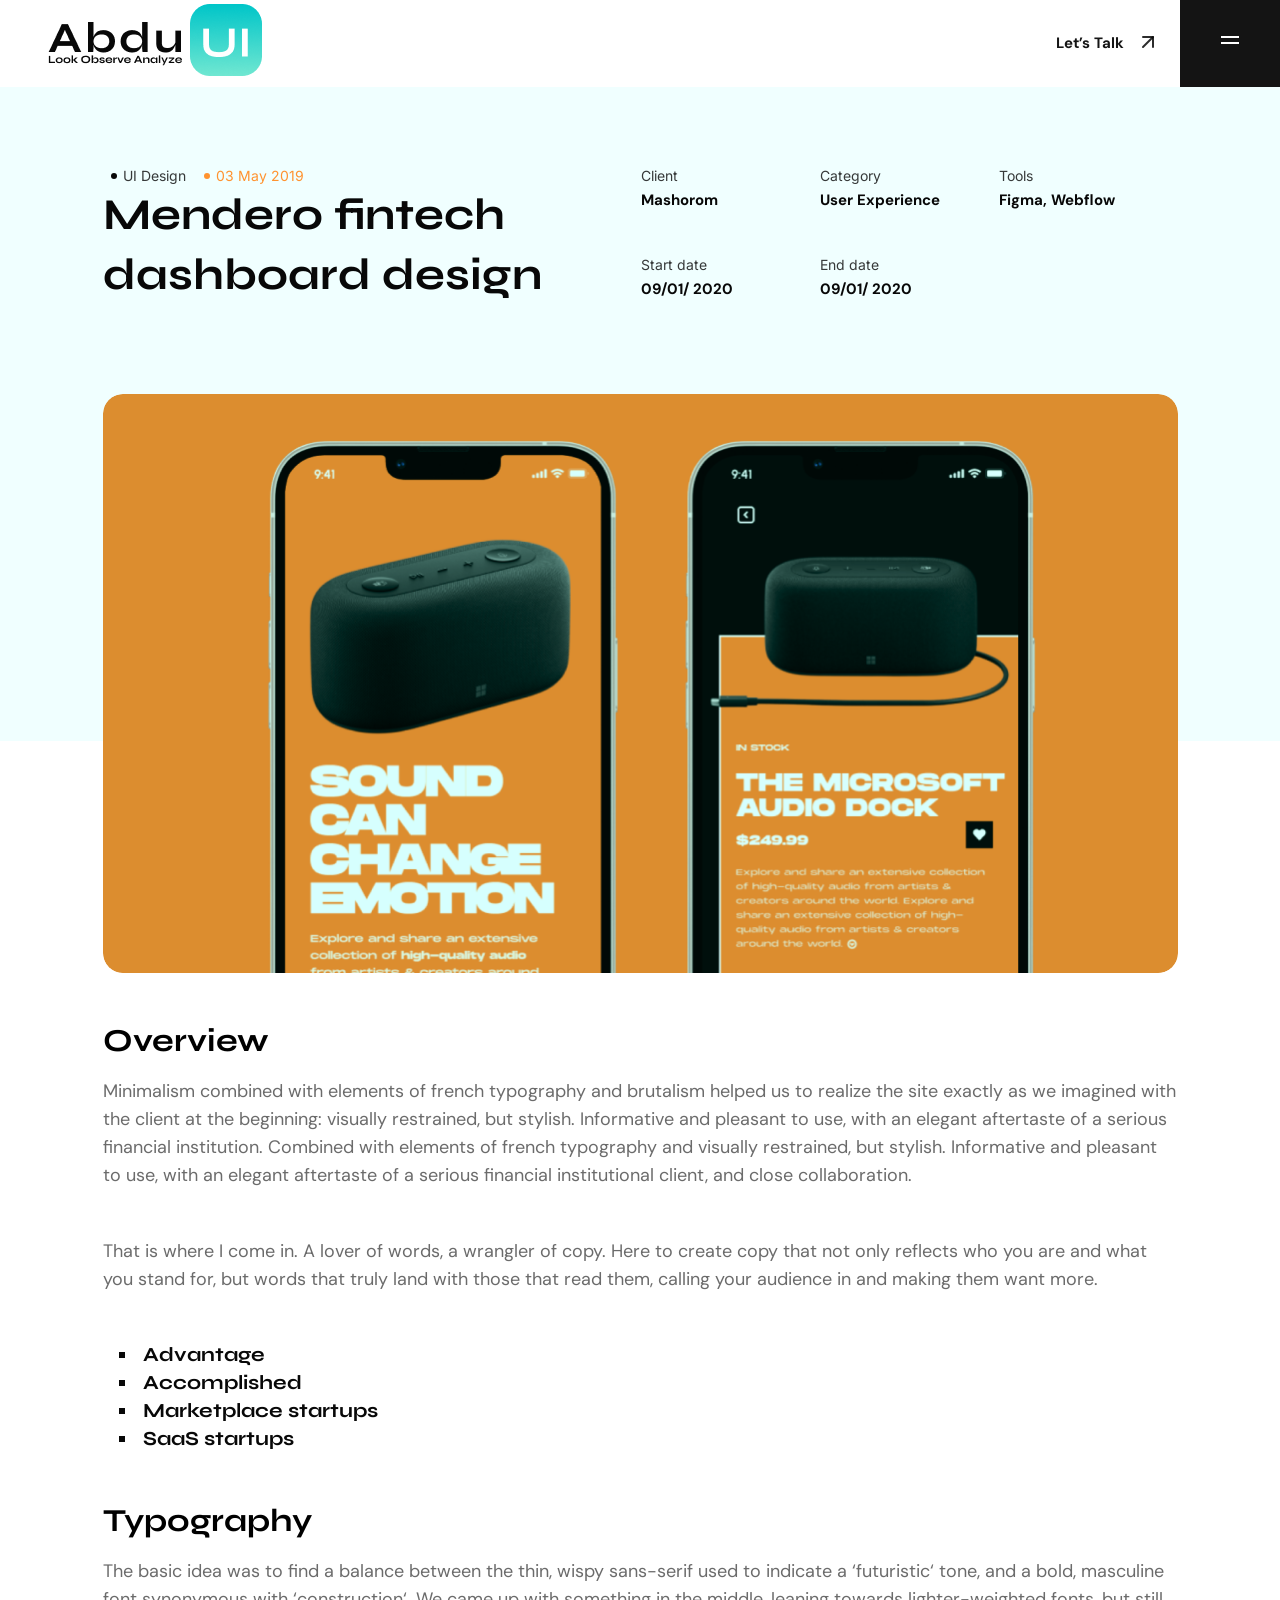
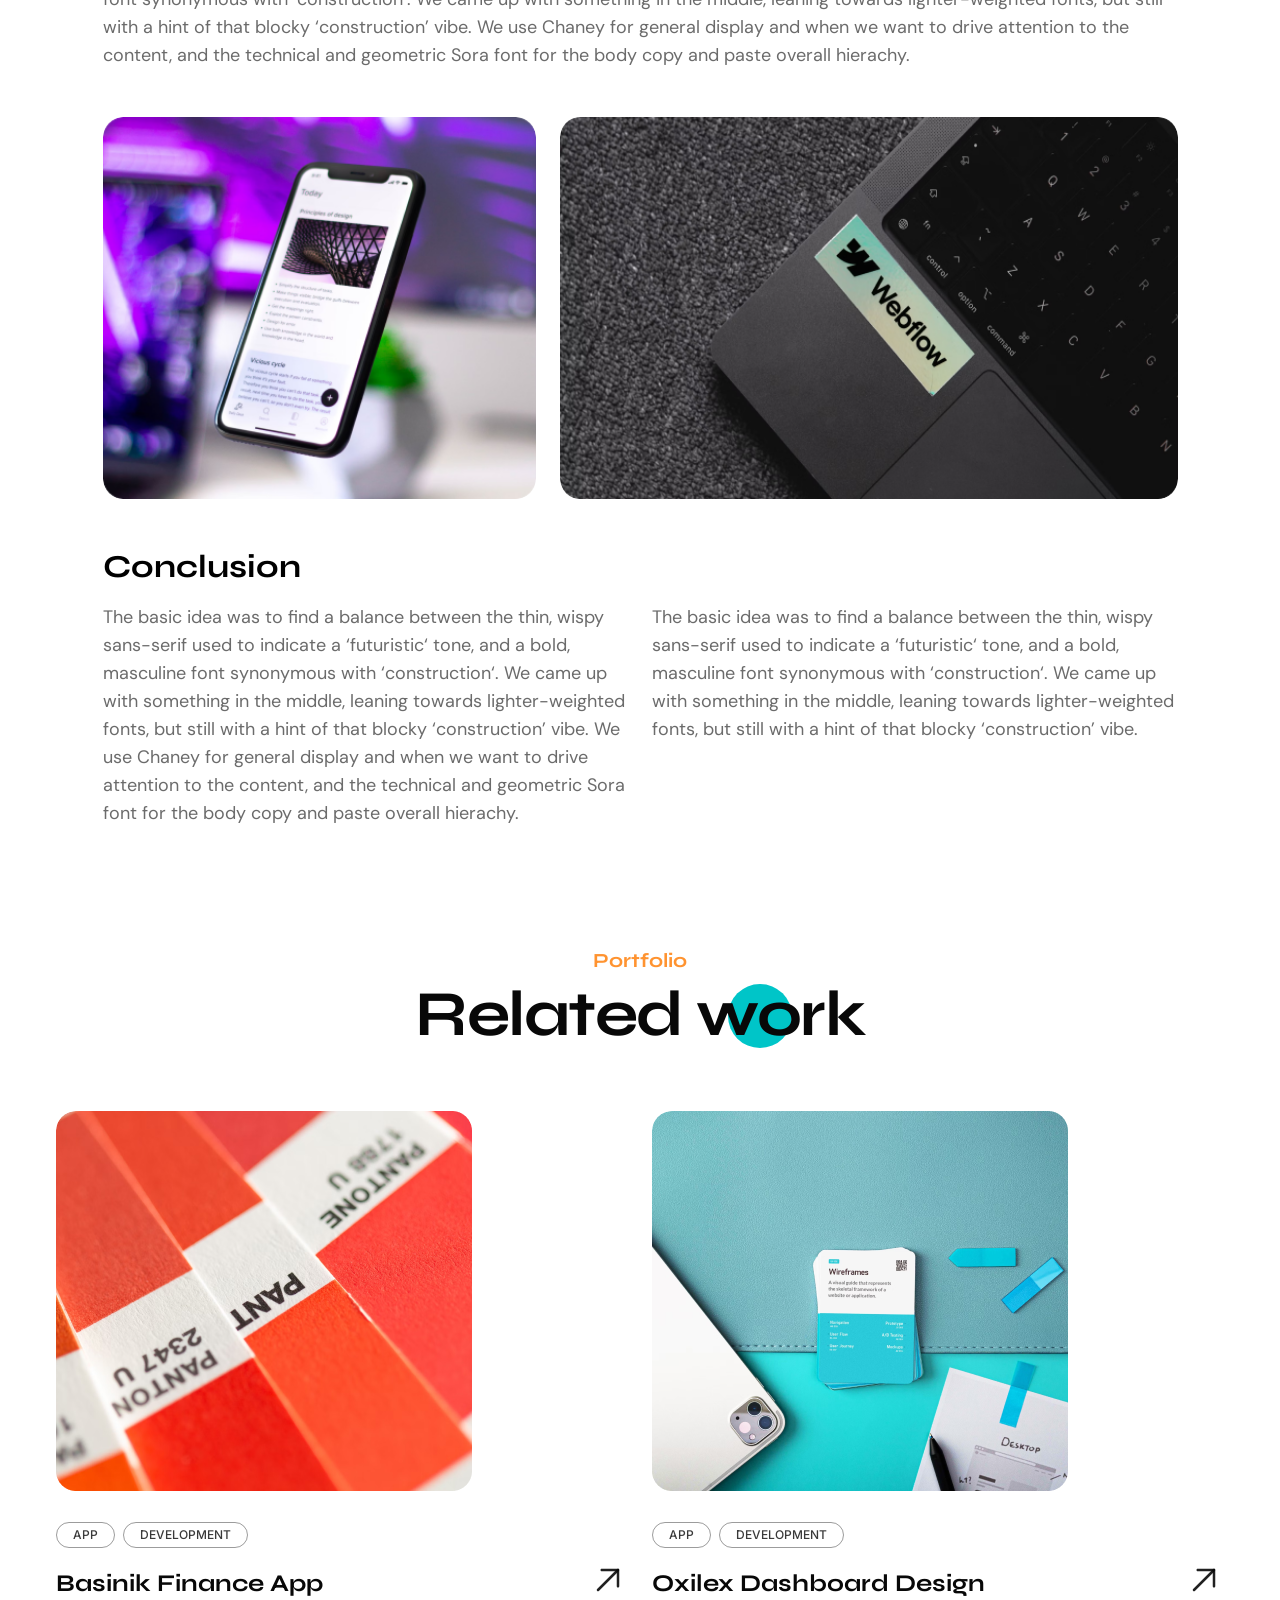
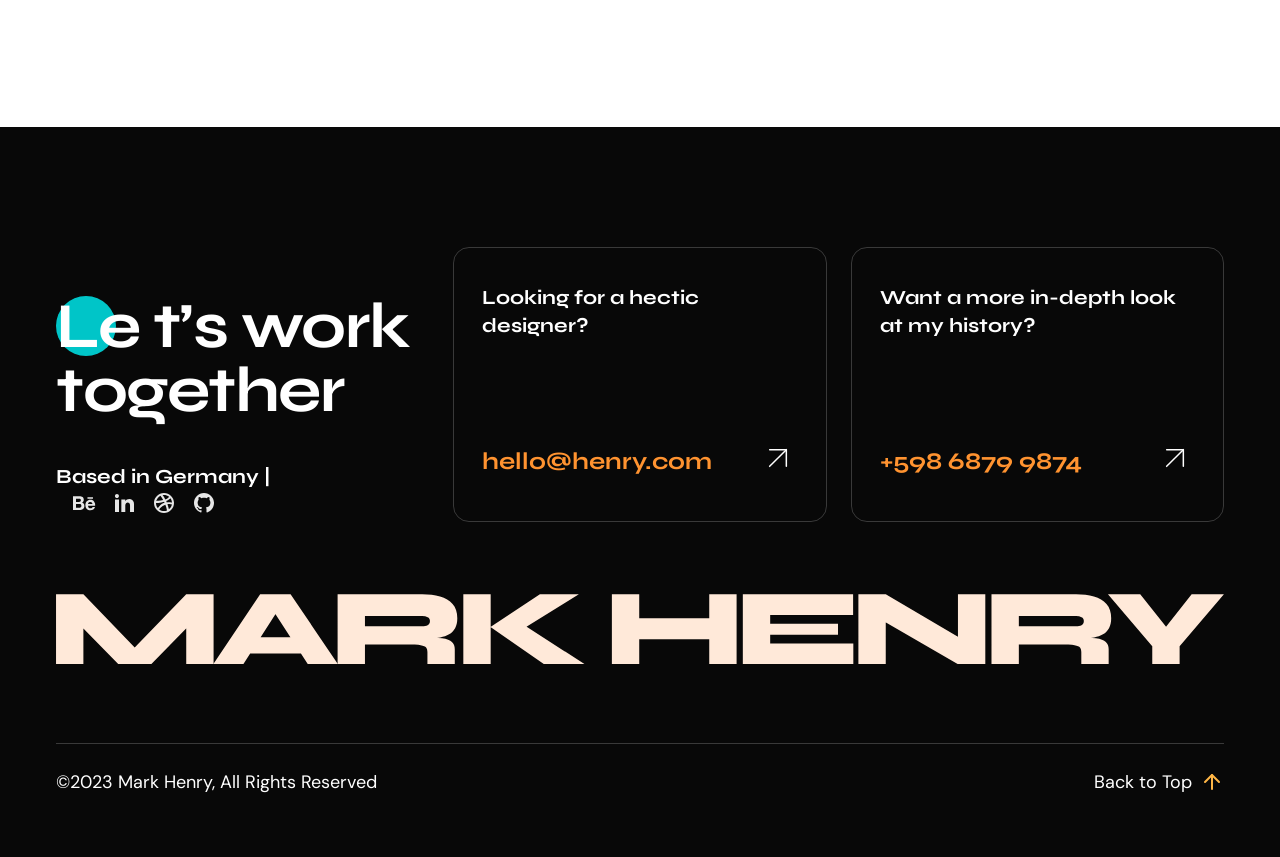
<file: project-details.html>
<!DOCTYPE html><html class="no-js" lang="en"><head>
    <meta charset="utf-8">
    <meta http-equiv="x-ua-compatible" content="ie=edge">
    <title>Perez - Tailwind CSS Personal Portfolio Template</title>
    <meta name="AdsBot-Google" content="noindex follow">
    <meta name="description" content="Perez - Tailwind CSS Personal Portfolio Template">
    <meta name="viewport" content="width=device-width, initial-scale=1, shrink-to-fit=no">

    <!-- Favicon -->
    <link rel="shortcut icon" type="image/x-icon" href="images/favicon.png">

    <!-- CSS (Font, Vendor, Icon, Plugins & Style CSS files) -->

    <!-- Font CSS -->

    <link rel="preconnect" href="https://fonts.googleapis.com">
    <link rel="preconnect" href="https://fonts.gstatic.com" crossorigin="">
    <link href="https://fonts.googleapis.com/css2?family=DM+Sans:ital,opsz,wght@0,9..40,100;0,9..40,200;0,9..40,300;0,9..40,400;0,9..40,500;0,9..40,600;0,9..40,700;0,9..40,800;0,9..40,900;0,9..40,1000;1,9..40,100;1,9..40,200;1,9..40,300;1,9..40,400;1,9..40,500;1,9..40,600;1,9..40,700;1,9..40,800;1,9..40,900;1,9..40,1000&amp;family=Inter:wght@100;200;300;400;500;600;700;800;900&amp;family=Poppins:ital,wght@0,100;0,200;0,300;0,400;0,500;0,600;0,700;0,800;0,900;1,100;1,200;1,300;1,400;1,500;1,600;1,700;1,800;1,900&amp;family=Syne:wght@400;500;600;700;800&amp;display=swap" rel="stylesheet">

    <!-- Plugins CSS (All Plugins Files) -->
    <link rel="stylesheet" href="css/aos.css">


    <!-- Style CSS -->
    <link rel="stylesheet" href="css/style.css">

</head>

<body>
    <div class="overflow-x-hidden">
        <!-- Header start -->

        <header id="sticky-header" class="xl:pl-12 bg-white">
            <div class="flex pl-4 xl:pl-0">

                <div class="flex-1 flex items-center justify-between">

                    <a href="index.html">
                        <img src="images/logo.png" alt="logo">
                    </a>

                    <!-- Link Start -->
                    <a href="contact.html" class="flex items-center flex-wrap py-[6px] px-3 text-[15px] font-bold text-active leading-none mr-2 transition-all duration-300 hover:text-orange group">Let’s
                        Talk
                        <span class="inline-block ml-3 group-hover:animate-arrow-move-up">
        <svg width="24" height="24" viewBox="0 0 24 24" fill="none" xmlns="http://www.w3.org/2000/svg">
          <path d="M7 17L17 7" stroke="currentColor" stroke-opacity="0.9" stroke-width="2" stroke-linecap="round" stroke-linejoin="round"></path>
          <path d="M7 7H17V17" stroke="currentColor" stroke-opacity="0.9" stroke-width="2" stroke-linecap="round" stroke-linejoin="round"></path>
        </svg>
      </span>
                    </a>
                    <!-- Link End -->
                </div>



                <!-- Button Start -->
                <div id="offcanvas-toggle" class="flex-none bg-active flex items-center flex-wrap justify-center py-7 px-[38px] cursor-pointer">
                    <button>
                        <svg width="24" height="24" viewBox="0 0 24 24" fill="none" xmlns="http://www.w3.org/2000/svg">
                            <rect x="3" y="8" width="18" height="2" fill="white"></rect>
                            <rect x="3" y="14" width="18" height="2" fill="white"></rect>
                        </svg>

                    </button>
                </div>
                <!-- Button End -->

            </div>
        </header>


        <!-- offcanvas-menu start -->
        <div id="offcanvas" class="offcanvas right-0 top-0 bottom-0 z-50 transform translate-x-full fixed h-full w-[350px] md:w-[460px] transition-all ease-in-out duration-300 bg-black-800 pl-8 flex flex-wrap flex-col justify-between">
            <!-- close button start -->

            <div>
                <div class="flex flex-wrap justify-between items-center border-b border-border-white mb-[80px]">
                    <a href="index.html">
                        <img src="images/offcanvas-logo.png" alt="">
                    </a>
                    <button id="offcanvas-close" class="offcanvas-close bg-primary py-7 px-[38px]" aria-label="offcanvas">
                        <svg width="24" height="24" viewBox="0 0 24 24" fill="none" xmlns="http://www.w3.org/2000/svg">
                            <path fill-rule="evenodd" clip-rule="evenodd" d="M19.2803 4.71967C19.5732 5.01256 19.5732 5.48744 19.2803 5.78033L5.78033 19.2803C5.48744 19.5732 5.01256 19.5732 4.71967 19.2803C4.42678 18.9874 4.42678 18.5126 4.71967 18.2197L18.2197 4.71967C18.5126 4.42678 18.9874 4.42678 19.2803 4.71967Z" fill="white"></path>
                            <path fill-rule="evenodd" clip-rule="evenodd" d="M4.71967 4.71967C5.01256 4.42678 5.48744 4.42678 5.78033 4.71967L19.2803 18.2197C19.5732 18.5126 19.5732 18.9874 19.2803 19.2803C18.9874 19.5732 18.5126 19.5732 18.2197 19.2803L4.71967 5.78033C4.42678 5.48744 4.42678 5.01256 4.71967 4.71967Z" fill="white"></path>
                        </svg>
                    </button>
                </div>

                <!-- close button end -->

                <!-- offcanvas-menu start -->

                <nav class="offcanvas-menu mr-[40px] flex flex-wrap flex-col justify-between">
                    <ul>
                        <li class="border-b border-border-white py-4 group">
                            <a href="index.html" class="text-white text-xl font-bold font-Syne leading-none flex flex-wrap items-center justify-between hover:text-orange transition duration-300">Home
                                <span class="inline-block group-hover:animate-arrow-move-up">
              <svg width="24" height="24" viewBox="0 0 24 24" fill="none" xmlns="http://www.w3.org/2000/svg">
                <path d="M7 17L17 7" stroke="currentColor" stroke-opacity="0.9" stroke-width="2" stroke-linecap="round" stroke-linejoin="round"></path>
                <path d="M7 7H17V17" stroke="currentColor" stroke-opacity="0.9" stroke-width="2" stroke-linecap="round" stroke-linejoin="round"></path>
              </svg>
            </span>
                            </a>
                        </li>
                        <li class="border-b border-border-white py-4 group">
                            <a href="about.html" class="text-white text-xl font-bold font-Syne leading-none flex flex-wrap items-center justify-between hover:text-orange transition duration-300">About
                                <span class="inline-block group-hover:animate-arrow-move-up">
              <svg width="24" height="24" viewBox="0 0 24 24" fill="none" xmlns="http://www.w3.org/2000/svg">
                <path d="M7 17L17 7" stroke="currentColor" stroke-opacity="0.9" stroke-width="2" stroke-linecap="round" stroke-linejoin="round"></path>
                <path d="M7 7H17V17" stroke="currentColor" stroke-opacity="0.9" stroke-width="2" stroke-linecap="round" stroke-linejoin="round"></path>
              </svg>
            </span>
                            </a>

                        </li>
                        <li class="border-b border-border-white py-4 group">
                            <a href="projects.html" class="text-white text-xl font-bold font-Syne leading-none flex flex-wrap items-center justify-between hover:text-orange transition duration-300">Project
                                <span class="inline-block group-hover:animate-arrow-move-up">
              <svg width="24" height="24" viewBox="0 0 24 24" fill="none" xmlns="http://www.w3.org/2000/svg">
                <path d="M7 17L17 7" stroke="currentColor" stroke-opacity="0.9" stroke-width="2" stroke-linecap="round" stroke-linejoin="round"></path>
                <path d="M7 7H17V17" stroke="currentColor" stroke-opacity="0.9" stroke-width="2" stroke-linecap="round" stroke-linejoin="round"></path>
              </svg>
            </span>
                            </a>
                        </li>
                        <li class="border-b border-border-white py-4 group">
                            <a href="project-details.html" class="text-white text-xl font-bold font-Syne leading-none flex flex-wrap items-center justify-between hover:text-orange transition duration-300">Project details
                                <span class="inline-block group-hover:animate-arrow-move-up">
              <svg width="24" height="24" viewBox="0 0 24 24" fill="none" xmlns="http://www.w3.org/2000/svg">
                <path d="M7 17L17 7" stroke="currentColor" stroke-opacity="0.9" stroke-width="2" stroke-linecap="round" stroke-linejoin="round"></path>
                <path d="M7 7H17V17" stroke="currentColor" stroke-opacity="0.9" stroke-width="2" stroke-linecap="round" stroke-linejoin="round"></path>
              </svg>
            </span>
                            </a>
                        </li>
                        <li class="border-b border-border-white py-4 group">
                            <a href="blog.html" class="text-white text-xl font-bold font-Syne leading-none flex flex-wrap items-center justify-between hover:text-orange transition duration-300">Blog
                                <span class="inline-block group-hover:animate-arrow-move-up">
              <svg width="24" height="24" viewBox="0 0 24 24" fill="none" xmlns="http://www.w3.org/2000/svg">
                <path d="M7 17L17 7" stroke="currentColor" stroke-opacity="0.9" stroke-width="2" stroke-linecap="round" stroke-linejoin="round"></path>
                <path d="M7 7H17V17" stroke="currentColor" stroke-opacity="0.9" stroke-width="2" stroke-linecap="round" stroke-linejoin="round"></path>
              </svg>
            </span>
                            </a>
                        </li>
                        <li class="border-b border-border-white py-4 group">
                            <a href="blog-details.html" class="text-white text-xl font-bold font-Syne leading-none flex flex-wrap items-center justify-between hover:text-orange transition duration-300">Blog Details
                                <span class="inline-block group-hover:animate-arrow-move-up">
              <svg width="24" height="24" viewBox="0 0 24 24" fill="none" xmlns="http://www.w3.org/2000/svg">
                <path d="M7 17L17 7" stroke="currentColor" stroke-opacity="0.9" stroke-width="2" stroke-linecap="round" stroke-linejoin="round"></path>
                <path d="M7 7H17V17" stroke="currentColor" stroke-opacity="0.9" stroke-width="2" stroke-linecap="round" stroke-linejoin="round"></path>
              </svg>
            </span>
                            </a>
                        </li>

                        <li class="border-b border-border-white py-4 group">
                            <a href="contact.html" class="text-white text-xl font-bold font-Syne leading-none flex flex-wrap items-center justify-between hover:text-orange transition duration-300">Contact
                                <span class="inline-block group-hover:animate-arrow-move-up">
              <svg width="24" height="24" viewBox="0 0 24 24" fill="none" xmlns="http://www.w3.org/2000/svg">
                <path d="M7 17L17 7" stroke="currentColor" stroke-opacity="0.9" stroke-width="2" stroke-linecap="round" stroke-linejoin="round"></path>
                <path d="M7 7H17V17" stroke="currentColor" stroke-opacity="0.9" stroke-width="2" stroke-linecap="round" stroke-linejoin="round"></path>
              </svg>
            </span>
                            </a>
                        </li>

                    </ul>
                </nav>

            </div>


            <nav class="pb-10">
                <ul class="flex flex-wrap gap-x-4 items-center">
                    <li><a href="#" class="text-white transition-all duration-300 hover:text-orange">
                            <svg width="24" height="24" viewBox="0 0 24 24" fill="none" xmlns="http://www.w3.org/2000/svg">
                                <path d="M7.443 5.3501C8.082 5.3501 8.673 5.4001 9.213 5.5481C9.754 5.6471 10.197 5.8451 10.59 6.0921C10.984 6.3401 11.279 6.6861 11.475 7.1311C11.672 7.5761 11.771 8.1211 11.771 8.7141C11.771 9.4071 11.623 10.0001 11.279 10.4451C10.984 10.8911 10.492 11.2861 9.902 11.5831C10.738 11.8311 11.377 12.2761 11.771 12.8701C12.164 13.4631 12.41 14.2051 12.41 15.0461C12.41 15.7391 12.262 16.3321 12.016 16.8271C11.771 17.3221 11.377 17.7671 10.934 18.0641C10.4528 18.3824 9.92083 18.6164 9.361 18.7561C8.771 18.9051 8.181 19.0041 7.591 19.0041H1V5.3501H7.443ZM7.049 10.8901C7.59 10.8901 8.033 10.7421 8.377 10.4951C8.721 10.2481 8.869 9.8021 8.869 9.2581C8.869 8.9611 8.819 8.6651 8.721 8.4671C8.623 8.2691 8.475 8.1201 8.279 7.9721C8.082 7.8731 7.885 7.7741 7.639 7.7251C7.393 7.6751 7.148 7.6751 6.852 7.6751H4V10.8911H7.05L7.049 10.8901ZM7.197 16.7281C7.492 16.7281 7.787 16.6781 8.033 16.6291C8.279 16.5791 8.525 16.4811 8.721 16.3321C8.92138 16.1873 9.08903 16.002 9.213 15.7881C9.311 15.5411 9.41 15.2441 9.41 14.8981C9.41 14.2051 9.213 13.7111 8.82 13.3641C8.426 13.0671 7.885 12.9191 7.246 12.9191H4V16.7291L7.197 16.7281ZM16.689 16.6781C17.082 17.0741 17.672 17.2721 18.459 17.2721C19 17.2721 19.492 17.1241 19.885 16.8771C20.279 16.5801 20.525 16.2831 20.623 15.9871H23.033C22.639 17.1731 22.049 18.0141 21.263 18.5591C20.475 19.0531 19.541 19.3501 18.41 19.3501C17.6864 19.3523 16.9688 19.218 16.295 18.9541C15.6887 18.7267 15.148 18.353 14.721 17.8661C14.2643 17.4107 13.9267 16.8498 13.738 16.2331C13.492 15.5901 13.393 14.8981 13.393 14.1061C13.393 13.3641 13.492 12.6721 13.738 12.0281C13.9749 11.4085 14.3252 10.8384 14.771 10.3471C15.2201 9.88594 15.7543 9.51613 16.344 9.2581C17.0007 8.99416 17.7022 8.85969 18.41 8.8621C19.246 8.8621 19.984 9.0111 20.623 9.3571C21.263 9.7031 21.754 10.0991 22.147 10.6931C22.541 11.2371 22.837 11.8801 23.033 12.5731C23.131 13.2651 23.18 13.9581 23.131 14.7491H16C16 15.5411 16.295 16.2831 16.689 16.6791V16.6781ZM19.787 11.4841C19.443 11.1381 18.902 10.9401 18.262 10.9401C17.82 10.9401 17.475 11.0401 17.18 11.1881C16.885 11.3361 16.689 11.5341 16.492 11.7321C16.311 11.9234 16.1912 12.1643 16.148 12.4241C16.098 12.6721 16.049 12.8701 16.049 13.0671H20.475C20.377 12.3251 20.131 11.8311 19.787 11.4841ZM15.459 6.2901H20.967V7.6261H15.46V6.2901H15.459Z" fill="currentColor" fill-opacity="0.9"></path>
                            </svg>

                        </a></li>
                    <li><a href="#" class="text-white transition-all duration-300 hover:text-orange"><svg width="24" height="24" viewBox="0 0 24 24" fill="none" xmlns="http://www.w3.org/2000/svg">
                                <path d="M6.94043 5.00002C6.94017 5.53046 6.7292 6.03906 6.35394 6.41394C5.97868 6.78883 5.46986 6.99929 4.93943 6.99902C4.409 6.99876 3.90039 6.78779 3.52551 6.41253C3.15062 6.03727 2.94016 5.52846 2.94043 4.99802C2.9407 4.46759 3.15166 3.95899 3.52692 3.5841C3.90218 3.20922 4.411 2.99876 4.94143 2.99902C5.47186 2.99929 5.98047 3.21026 6.35535 3.58552C6.73024 3.96078 6.9407 4.46959 6.94043 5.00002ZM7.00043 8.48002H3.00043V21H7.00043V8.48002ZM13.3204 8.48002H9.34043V21H13.2804V14.43C13.2804 10.77 18.0504 10.43 18.0504 14.43V21H22.0004V13.07C22.0004 6.90002 14.9404 7.13002 13.2804 10.16L13.3204 8.48002Z" fill="currentColor" fill-opacity="0.9"></path>
                            </svg>
                        </a></li>
                    <li><a href="#" class="text-white transition-all duration-300 hover:text-orange"><svg width="24" height="24" viewBox="0 0 24 24" fill="none" xmlns="http://www.w3.org/2000/svg">
                                <path d="M19.989 11.572C19.907 9.99792 19.3596 8.4836 18.416 7.221C18.1285 7.53061 17.8212 7.82123 17.496 8.091C16.4969 8.92086 15.3805 9.5982 14.183 10.101C14.35 10.451 14.503 10.79 14.638 11.11V11.113C14.665 11.174 14.688 11.231 14.732 11.342L14.749 11.382C16.262 11.212 17.858 11.275 19.405 11.485C19.611 11.512 19.805 11.541 19.989 11.572ZM10.604 4.122C11.5786 5.49516 12.4772 6.92062 13.296 8.392C14.519 7.91 15.53 7.302 16.344 6.625C16.674 6.351 16.938 6.093 17.14 5.87C15.701 4.65972 13.8803 3.99733 12 4C11.524 4 11.058 4.042 10.604 4.121V4.122ZM4.253 9.997C4.93423 9.97981 5.61464 9.93878 6.293 9.874C7.93264 9.72734 9.55828 9.4525 11.155 9.052C10.3205 7.60221 9.41956 6.19171 8.455 4.825C7.42472 5.3354 6.51626 6.06141 5.79124 6.95379C5.06623 7.84617 4.54162 8.88404 4.253 9.997ZM5.783 17.035C6.25195 16.3575 6.77894 15.7221 7.358 15.136C8.812 13.646 10.528 12.486 12.514 11.846L12.576 11.828C12.411 11.464 12.256 11.139 12.1 10.833C10.264 11.368 8.33 11.702 6.403 11.875C5.463 11.96 4.62 11.997 4 12.003C3.99815 13.8356 4.62722 15.6128 5.783 17.035ZM15.004 19.415C14.6184 17.4703 14.0725 15.5607 13.372 13.706C11.372 14.433 9.776 15.496 8.543 16.764C8.0454 17.2664 7.60382 17.8213 7.226 18.419C8.60481 19.4478 10.2797 20.0025 12 20C13.0299 20.0015 14.0504 19.8035 15.005 19.417L15.004 19.415ZM16.878 18.34C18.4393 17.1398 19.5028 15.4057 19.865 13.47C19.525 13.385 19.094 13.3 18.62 13.234C17.5661 13.0823 16.4968 13.0712 15.44 13.201C16.035 14.8799 16.5154 16.5961 16.878 18.34ZM12 22C6.477 22 2 17.523 2 12C2 6.477 6.477 2 12 2C17.523 2 22 6.477 22 12C22 17.523 17.523 22 12 22Z" fill="currentColor" fill-opacity="0.9"></path>
                            </svg>
                        </a></li>
                    <li><a href="#" class="text-white transition-all duration-300 hover:text-orange"><svg width="24" height="24" viewBox="0 0 24 24" fill="none" xmlns="http://www.w3.org/2000/svg">
                                <path d="M12.001 2C6.47598 2 2.00098 6.475 2.00098 12C1.99977 14.0992 2.65958 16.1454 3.88679 17.8484C5.114 19.5515 6.84631 20.8249 8.83798 21.488C9.33798 21.575 9.52598 21.275 9.52598 21.012C9.52598 20.775 9.51298 19.988 9.51298 19.15C7.00098 19.613 6.35098 18.538 6.15098 17.975C6.03798 17.687 5.55098 16.8 5.12598 16.562C4.77598 16.375 4.27598 15.912 5.11298 15.9C5.90098 15.887 6.46298 16.625 6.65098 16.925C7.55098 18.437 8.98798 18.012 9.56298 17.75C9.65098 17.1 9.91298 16.663 10.201 16.413C7.97598 16.163 5.65098 15.3 5.65098 11.475C5.65098 10.387 6.03798 9.488 6.67598 8.788C6.57598 8.538 6.22598 7.513 6.77598 6.138C6.77598 6.138 7.61298 5.875 9.52598 7.162C10.3401 6.9364 11.1812 6.82302 12.026 6.825C12.876 6.825 13.726 6.937 14.526 7.162C16.439 5.862 17.276 6.138 17.276 6.138C17.826 7.513 17.476 8.538 17.376 8.788C18.013 9.488 18.401 10.375 18.401 11.475C18.401 15.313 16.064 16.163 13.839 16.413C14.201 16.725 14.514 17.325 14.514 18.263C14.514 19.6 14.501 20.675 14.501 21.013C14.501 21.275 14.689 21.587 15.189 21.487C17.1738 20.8166 18.8985 19.5408 20.1203 17.8389C21.3421 16.1371 21.9995 14.095 22 12C22 6.475 17.525 2 12 2H12.001Z" fill="currentColor" fill-opacity="0.9"></path>
                            </svg>
                        </a></li>

                </ul>
            </nav>
        </div>
        <!-- offcanvas-menu end -->

        <!-- Header end -->

        <!-- Hero Section Start -->
        <section class="bg-secondary pt-20">
            <div class="max-w-[1075px] mx-auto px-4 xl:px-0" data-aos="flip-down" data-aos-delay="300">
                <div class="grid grid-cols-1 lg:grid-cols-2 pb-12">
                    <div class="mb-10">
                        <ul class="flex flex-wrap text-sm font-normal font-Inter leading-tight">
                            <li class="relative z-[1] before:rounded-full before:bg-black-800 before:block before:absolute before:top-[50%] before:translate-y-[-50%] before:left-[8px] before:-z-[1] before:w-[6px] before:h-[6px] pl-[20px]">
                                <a class="text-black-text-800" href="#">UI Design</a>
                            </li>
                            <li class="relative z-[1] before:rounded-full before:bg-orange before:block before:absolute before:top-[50%] before:translate-y-[-50%] before:left-[8px] before:-z-[1] before:w-[6px] before:h-[6px] pl-[20px] ml-[10px]">
                                <a class="text-orange" href="#">03 May 2019</a>
                            </li>

                        </ul>

                        <h4 class="text-black-800 font-bold font-Syne leading-snug text-[32px] lg:text-[44px]">
                            Mendero fintech dashboard design
                        </h4>
                    </div>
                    <ul class="flex flex-wrap gap-y-6 lg:gap-y-0">
                        <li class="flex flex-wrap flex-col gap-2 w-3/6 sm:w-1/3">
                            <span class="text-black-text-800 text-sm font-normal font-Inter leading-tight">Client</span>
                            <h2 class="text-black-800 text-[15px] font-bold font-sans leading-none">Mashorom</h2>
                        </li>
                        <li class="flex flex-wrap flex-col gap-2 w-3/6 sm:w-1/3">
                            <span class="text-black-text-800 text-sm font-normal font-Inter leading-tight">Category</span>
                            <h4 class="text-black-800 text-[15px] font-bold font-sans leading-none">User Experience
                            </h4>
                        </li>
                        <li class="flex flex-wrap flex-col gap-2 w-3/6 sm:w-1/3">
                            <span class="text-black-text-800 text-sm font-normal font-Inter leading-tight">Tools</span>
                            <h4 class="text-black-800 text-[15px] font-bold font-sans leading-none">Figma, Webflow
                            </h4>
                        </li>
                        <li class="flex flex-wrap flex-col gap-2 w-3/6 sm:w-1/3">
                            <span class="text-black-text-800 text-sm font-normal font-Inter leading-tight">Start
                                date</span>
                            <h4 class="text-black-800 text-[15px] font-bold font-sans leading-none">09/01/ 2020</h4>
                        </li>
                        <li class="flex flex-wrap flex-col gap-2 w-3/6 sm:w-1/3">
                            <span class="text-black-text-800 text-sm font-normal font-Inter leading-tight">End
                                date</span>
                            <h4 class="text-black-800 text-[15px] font-bold font-sans leading-none">09/01/ 2020</h4>
                        </li>
                    </ul>
                </div>
                <div class="grid grid-cols-1 mb-12">
                    <img class="w-full rounded-[20px]" src="images/banner.png" alt="banner">
                </div>
            </div>
        </section>
        <!-- Hero Section End -->


        <section class="bg-white pb-[120px] mt-[-130px] pt-[130px] md:mt-[-280px] md:pt-[280px]">
            <div class="max-w-[1075px] mx-auto px-4 xl:px-0">
                <div class="grid grid-cols-1">

                    <h3 class="text-[32px] font-bold font-Syne leading-10 mb-4">Overview</h3>
                    <p class="paragraph mb-12">Minimalism combined with elements of french typography and brutalism
                        helped us to realize the
                        site exactly as we imagined with the client at the beginning: visually restrained, but
                        stylish.
                        Informative and pleasant to use, with an elegant aftertaste of a serious financial
                        institution.
                        Combined with elements of french typography and visually restrained, but stylish.
                        Informative
                        and pleasant to use, with an elegant aftertaste of a serious financial institutional client,
                        and
                        close collaboration.</p>
                    <p class="paragraph mb-12">That is where I come in. A lover of words, a wrangler of copy. Here
                        to
                        create copy that not only
                        reflects who you are and what you stand for, but words that truly land with those that read
                        them, calling your audience in and making them want more.</p>
                    <ul class="text-black-800 text-xl font-bold font-Syne mb-12">
                        <li class="relative z-[1] before:bg-black-800 before:block before:absolute before:top-[50%] before:translate-y-[-50%] before:left-4 before:-z-[1] before:w-[6px] before:h-[6px] pl-10">
                            Advantage</li>
                        <li class="relative z-[1] before:bg-black-800 before:block before:absolute before:top-[50%] before:translate-y-[-50%] before:left-4 before:-z-[1] before:w-[6px] before:h-[6px] pl-10">
                            Accomplished</li>
                        <li class="relative z-[1] before:bg-black-800 before:block before:absolute before:top-[50%] before:translate-y-[-50%] before:left-4 before:-z-[1] before:w-[6px] before:h-[6px] pl-10">
                            Marketplace startups</li>
                        <li class="relative z-[1] before:bg-black-800 before:block before:absolute before:top-[50%] before:translate-y-[-50%] before:left-4 before:-z-[1] before:w-[6px] before:h-[6px] pl-10">
                            SaaS startups</li>
                    </ul>

                    <h3 class="text-[32px] font-bold font-Syne leading-10 mb-4">Typography</h3>
                    <p class="paragraph mb-12">
                        The basic idea was to find a balance between the thin, wispy sans-serif used to indicate a
                        ‘futuristic‘ tone, and a bold, masculine font synonymous with ‘construction‘. We came up
                        with
                        something in the middle, leaning towards lighter-weighted fonts, but still with a hint of
                        that
                        blocky ‘construction’ vibe. We use Chaney for general display and when we want to drive
                        attention to the content, and the technical and geometric Sora font for the body copy and
                        paste
                        overall hierachy.
                    </p>

                </div>
                <div class="grid grid-cols-12 gap-6 mb-12">
                    <div class="col-span-12 sm:col-span-5">
                        <img class="w-full h-full rounded-[20px]" src="images/post1.png" alt="post image">
                    </div>
                    <div class="col-span-12 sm:col-span-7">
                        <img class="w-full h-full rounded-[20px]" src="images/post2.png" alt="post image">
                    </div>
                </div>

                <div class="grid grid-cols-1">
                    <h3 class="text-[32px] font-bold font-Syne leading-10 mb-4">Conclusion</h3>
                </div>

                <div class="grid grid-cols-1 lg:grid-cols-2 gap-6">
                    <p class="paragraph">The basic idea was to find a balance between the thin, wispy sans-serif
                        used to indicate a ‘futuristic‘ tone, and a bold, masculine font synonymous with ‘construction‘.
                        We came up with something in the middle, leaning towards lighter-weighted fonts, but still with
                        a hint of that blocky ‘construction’ vibe. We use Chaney for general display and when we want to
                        drive attention to the content, and the technical and geometric Sora font for the body copy and
                        paste overall hierachy.</p>
                    <p class="paragraph">
                        The basic idea was to find a balance between the thin, wispy sans-serif used to indicate a
                        ‘futuristic‘ tone, and a bold, masculine font synonymous with ‘construction‘. We came up with
                        something in the middle, leaning towards lighter-weighted fonts, but still with a hint of that
                        blocky ‘construction’ vibe.
                    </p>
                </div>
            </div>
        </section>

        <!-- Project Section Start -->
        <section class="bg-white pb-[120px]">
            <div class="container">
                <div class="grid grid-cols-12 gap-6">
                    <div class="col-span-12" data-aos="flip-down">
                        <div class="font-bold font-Syne text-center leading-none flex flex-wrap flex-col gap-y-2 mb-10">
                            <span class="text-orange text-xl">Portfolio</span>
                            <h3 class="text-black-800 text-4xl lg:text-5xl xl:text-[64px] tracking-[-1.5px]">
                                Related <span class="relative z-[1] before:rounded-full before:bg-primary before:block before:absolute before:top-[8px] before:left-[32px] before:-z-[1] before:w-[36px] lg:before:w-[48px] xl:before:w-[64px] before:h-[36px] lg:before:h-[48px] xl:before:h-[64px]">wo</span>rk
                            </h3>
                        </div>
                    </div>

                    <div class="col-span-12 md:col-span-6" data-aos="flip-down">
                        <div class="rounded-[20px] overflow-hidden mb-6">
                            <img src="images/project3.png" alt="project1">
                        </div>
                        <div class="flex flex-wrap flex-col gap-3">
                            <div class="flex flex-wrap gap-2">
                                <a class="text-xs text-black-text-800 uppercase font-medium font-Inter leading-none py-[6px] px-4 rounded-[40px] border border-black-text-400 transition-all hover:bg-active hover:border-active hover:text-white" href="projects.html">APP</a>
                                <a class="text-xs text-black-text-800 uppercase font-medium font-Inter leading-none py-[6px] px-4 rounded-[40px] border border-black-text-400 transition-all hover:bg-active hover:border-active hover:text-white" href="projects.html">DEVELOPMENT</a>

                            </div>
                            <div class="flex flex-wrap items-center justify-between text-black-800 hover:text-orange group">
                                <h4 class="font-bold font-Syne text-center leading-10 text-[17px] sm:text-[20px] xl:text-[24px] 2xl:text-[28px] capitalize">
                                    <a class="transition-all" href="project-details.html">Basinik Finance App</a>
                                </h4>
                                <a href="project-details.html" class="group-hover:animate-arrow-move-up">
                                    <svg width="40" height="40" viewBox="0 0 40 40" fill="none" xmlns="http://www.w3.org/2000/svg">
                                        <path fill-rule="evenodd" clip-rule="evenodd" d="M30.8839 9.11612C31.372 9.60427 31.372 10.3957 30.8839 10.8839L10.8839 30.8839C10.3957 31.372 9.60427 31.372 9.11612 30.8839C8.62796 30.3957 8.62796 29.6043 9.11612 29.1161L29.1161 9.11612C29.6043 8.62796 30.3957 8.62796 30.8839 9.11612Z" fill="currentColor" fill-opacity="0.9"></path>
                                        <path fill-rule="evenodd" clip-rule="evenodd" d="M12.5 10C12.5 9.30964 13.0596 8.75 13.75 8.75H30C30.6904 8.75 31.25 9.30964 31.25 10V26.25C31.25 26.9404 30.6904 27.5 30 27.5C29.3096 27.5 28.75 26.9404 28.75 26.25V11.25H13.75C13.0596 11.25 12.5 10.6904 12.5 10Z" fill="currentColor" fill-opacity="0.9"></path>
                                    </svg>

                                </a>
                            </div>
                        </div>
                    </div>

                    <div class="col-span-12 md:col-span-6" data-aos="flip-down" data-aos-delay="300">
                        <div class="rounded-[20px] overflow-hidden mb-6">
                            <img src="images/project4.png" alt="project1">
                        </div>
                        <div class="flex flex-wrap flex-col gap-3">
                            <div class="flex flex-wrap gap-2">
                                <a class="text-xs text-black-text-800 uppercase font-medium font-Inter leading-none py-[6px] px-4 rounded-[40px] border border-black-text-400 transition-all hover:bg-active hover:border-active hover:text-white" href="projects.html">APP</a>
                                <a class="text-xs text-black-text-800 uppercase font-medium font-Inter leading-none py-[6px] px-4 rounded-[40px] border border-black-text-400 transition-all hover:bg-active hover:border-active hover:text-white" href="projects.html">DEVELOPMENT</a>

                            </div>
                            <div class="flex flex-wrap items-center justify-between text-black-800 hover:text-orange group">
                                <h4 class="font-bold font-Syne text-center leading-10 text-[17px] sm:text-[20px] xl:text-[24px] 2xl:text-[28px] capitalize">
                                    <a class="transition-all" href="project-details.html">Oxilex Dashboard design</a>
                                </h4>
                                <a href="project-details.html" class="group-hover:animate-arrow-move-up">
                                    <svg width="40" height="40" viewBox="0 0 40 40" fill="none" xmlns="http://www.w3.org/2000/svg">
                                        <path fill-rule="evenodd" clip-rule="evenodd" d="M30.8839 9.11612C31.372 9.60427 31.372 10.3957 30.8839 10.8839L10.8839 30.8839C10.3957 31.372 9.60427 31.372 9.11612 30.8839C8.62796 30.3957 8.62796 29.6043 9.11612 29.1161L29.1161 9.11612C29.6043 8.62796 30.3957 8.62796 30.8839 9.11612Z" fill="currentColor" fill-opacity="0.9"></path>
                                        <path fill-rule="evenodd" clip-rule="evenodd" d="M12.5 10C12.5 9.30964 13.0596 8.75 13.75 8.75H30C30.6904 8.75 31.25 9.30964 31.25 10V26.25C31.25 26.9404 30.6904 27.5 30 27.5C29.3096 27.5 28.75 26.9404 28.75 26.25V11.25H13.75C13.0596 11.25 12.5 10.6904 12.5 10Z" fill="currentColor" fill-opacity="0.9"></path>
                                    </svg>

                                </a>
                            </div>
                        </div>
                    </div>
                </div>
            </div>
        </section>
        <!-- Project Section End -->


        <!-- Footer Start -->
        <footer class="footer bg-black-800 pt-[80px] lg:pt-[100px] xl:pt-[120px] pb-[60px]">
            <div class="container">
                <div class="overflow-x-hidden" data-aos="flip-down">
                    <div class="grid md:grid-cols-2 lg:grid-cols-3 gap-5 lg:gap-6">
                        <div class="pt-12">
                            <h3 class="text-white font-Syne font-bold text-4xl lg:text-5xl xl:text-[64px] tracking-[-1.5px]"><span class="relative z-[1] before:rounded-full before:bg-primary before:block before:absolute before:top-[8px] before:left-[0] before:-z-[1] before:w-[36px] lg:before:w-[48px] xl:before:w-[60px] before:h-[36px] lg:before:h-[48px] xl:before:h-[60px]">Le</span>
                                t’s work together</h3>
                            <div class="flex flex-wrap items-center mt-10">
                                <span class="text-xl font-bold font-Syne text-white">Based in Germany |</span>
                                <div class="ml-5 md:ml-[5px] lg:ml-0 xl:ml-[16px] 2xl:ml-5">
                                    <ul class="flex flex-wrap gap-x-4 items-center">
                                        <li><a href="#" class="text-white hover:text-orange">
                                                <svg width="24" height="24" viewBox="0 0 24 24" fill="none" xmlns="http://www.w3.org/2000/svg">
                                                    <path d="M7.443 5.3501C8.082 5.3501 8.673 5.4001 9.213 5.5481C9.754 5.6471 10.197 5.8451 10.59 6.0921C10.984 6.3401 11.279 6.6861 11.475 7.1311C11.672 7.5761 11.771 8.1211 11.771 8.7141C11.771 9.4071 11.623 10.0001 11.279 10.4451C10.984 10.8911 10.492 11.2861 9.902 11.5831C10.738 11.8311 11.377 12.2761 11.771 12.8701C12.164 13.4631 12.41 14.2051 12.41 15.0461C12.41 15.7391 12.262 16.3321 12.016 16.8271C11.771 17.3221 11.377 17.7671 10.934 18.0641C10.4528 18.3824 9.92083 18.6164 9.361 18.7561C8.771 18.9051 8.181 19.0041 7.591 19.0041H1V5.3501H7.443ZM7.049 10.8901C7.59 10.8901 8.033 10.7421 8.377 10.4951C8.721 10.2481 8.869 9.8021 8.869 9.2581C8.869 8.9611 8.819 8.6651 8.721 8.4671C8.623 8.2691 8.475 8.1201 8.279 7.9721C8.082 7.8731 7.885 7.7741 7.639 7.7251C7.393 7.6751 7.148 7.6751 6.852 7.6751H4V10.8911H7.05L7.049 10.8901ZM7.197 16.7281C7.492 16.7281 7.787 16.6781 8.033 16.6291C8.279 16.5791 8.525 16.4811 8.721 16.3321C8.92138 16.1873 9.08903 16.002 9.213 15.7881C9.311 15.5411 9.41 15.2441 9.41 14.8981C9.41 14.2051 9.213 13.7111 8.82 13.3641C8.426 13.0671 7.885 12.9191 7.246 12.9191H4V16.7291L7.197 16.7281ZM16.689 16.6781C17.082 17.0741 17.672 17.2721 18.459 17.2721C19 17.2721 19.492 17.1241 19.885 16.8771C20.279 16.5801 20.525 16.2831 20.623 15.9871H23.033C22.639 17.1731 22.049 18.0141 21.263 18.5591C20.475 19.0531 19.541 19.3501 18.41 19.3501C17.6864 19.3523 16.9688 19.218 16.295 18.9541C15.6887 18.7267 15.148 18.353 14.721 17.8661C14.2643 17.4107 13.9267 16.8498 13.738 16.2331C13.492 15.5901 13.393 14.8981 13.393 14.1061C13.393 13.3641 13.492 12.6721 13.738 12.0281C13.9749 11.4085 14.3252 10.8384 14.771 10.3471C15.2201 9.88594 15.7543 9.51613 16.344 9.2581C17.0007 8.99416 17.7022 8.85969 18.41 8.8621C19.246 8.8621 19.984 9.0111 20.623 9.3571C21.263 9.7031 21.754 10.0991 22.147 10.6931C22.541 11.2371 22.837 11.8801 23.033 12.5731C23.131 13.2651 23.18 13.9581 23.131 14.7491H16C16 15.5411 16.295 16.2831 16.689 16.6791V16.6781ZM19.787 11.4841C19.443 11.1381 18.902 10.9401 18.262 10.9401C17.82 10.9401 17.475 11.0401 17.18 11.1881C16.885 11.3361 16.689 11.5341 16.492 11.7321C16.311 11.9234 16.1912 12.1643 16.148 12.4241C16.098 12.6721 16.049 12.8701 16.049 13.0671H20.475C20.377 12.3251 20.131 11.8311 19.787 11.4841ZM15.459 6.2901H20.967V7.6261H15.46V6.2901H15.459Z" fill="currentColor" fill-opacity="0.9"></path>
                                                </svg>

                                            </a></li>
                                        <li><a href="#" class="text-white hover:text-orange"><svg width="24" height="24" viewBox="0 0 24 24" fill="none" xmlns="http://www.w3.org/2000/svg">
                                                    <path d="M6.94043 5.00002C6.94017 5.53046 6.7292 6.03906 6.35394 6.41394C5.97868 6.78883 5.46986 6.99929 4.93943 6.99902C4.409 6.99876 3.90039 6.78779 3.52551 6.41253C3.15062 6.03727 2.94016 5.52846 2.94043 4.99802C2.9407 4.46759 3.15166 3.95899 3.52692 3.5841C3.90218 3.20922 4.411 2.99876 4.94143 2.99902C5.47186 2.99929 5.98047 3.21026 6.35535 3.58552C6.73024 3.96078 6.9407 4.46959 6.94043 5.00002ZM7.00043 8.48002H3.00043V21H7.00043V8.48002ZM13.3204 8.48002H9.34043V21H13.2804V14.43C13.2804 10.77 18.0504 10.43 18.0504 14.43V21H22.0004V13.07C22.0004 6.90002 14.9404 7.13002 13.2804 10.16L13.3204 8.48002Z" fill="currentColor" fill-opacity="0.9"></path>
                                                </svg>
                                            </a></li>
                                        <li><a href="#" class="text-white hover:text-orange"><svg width="24" height="24" viewBox="0 0 24 24" fill="none" xmlns="http://www.w3.org/2000/svg">
                                                    <path d="M19.989 11.572C19.907 9.99792 19.3596 8.4836 18.416 7.221C18.1285 7.53061 17.8212 7.82123 17.496 8.091C16.4969 8.92086 15.3805 9.5982 14.183 10.101C14.35 10.451 14.503 10.79 14.638 11.11V11.113C14.665 11.174 14.688 11.231 14.732 11.342L14.749 11.382C16.262 11.212 17.858 11.275 19.405 11.485C19.611 11.512 19.805 11.541 19.989 11.572ZM10.604 4.122C11.5786 5.49516 12.4772 6.92062 13.296 8.392C14.519 7.91 15.53 7.302 16.344 6.625C16.674 6.351 16.938 6.093 17.14 5.87C15.701 4.65972 13.8803 3.99733 12 4C11.524 4 11.058 4.042 10.604 4.121V4.122ZM4.253 9.997C4.93423 9.97981 5.61464 9.93878 6.293 9.874C7.93264 9.72734 9.55828 9.4525 11.155 9.052C10.3205 7.60221 9.41956 6.19171 8.455 4.825C7.42472 5.3354 6.51626 6.06141 5.79124 6.95379C5.06623 7.84617 4.54162 8.88404 4.253 9.997ZM5.783 17.035C6.25195 16.3575 6.77894 15.7221 7.358 15.136C8.812 13.646 10.528 12.486 12.514 11.846L12.576 11.828C12.411 11.464 12.256 11.139 12.1 10.833C10.264 11.368 8.33 11.702 6.403 11.875C5.463 11.96 4.62 11.997 4 12.003C3.99815 13.8356 4.62722 15.6128 5.783 17.035ZM15.004 19.415C14.6184 17.4703 14.0725 15.5607 13.372 13.706C11.372 14.433 9.776 15.496 8.543 16.764C8.0454 17.2664 7.60382 17.8213 7.226 18.419C8.60481 19.4478 10.2797 20.0025 12 20C13.0299 20.0015 14.0504 19.8035 15.005 19.417L15.004 19.415ZM16.878 18.34C18.4393 17.1398 19.5028 15.4057 19.865 13.47C19.525 13.385 19.094 13.3 18.62 13.234C17.5661 13.0823 16.4968 13.0712 15.44 13.201C16.035 14.8799 16.5154 16.5961 16.878 18.34ZM12 22C6.477 22 2 17.523 2 12C2 6.477 6.477 2 12 2C17.523 2 22 6.477 22 12C22 17.523 17.523 22 12 22Z" fill="currentColor" fill-opacity="0.9"></path>
                                                </svg>
                                            </a></li>
                                        <li><a href="#" class="text-white hover:text-orange"><svg width="24" height="24" viewBox="0 0 24 24" fill="none" xmlns="http://www.w3.org/2000/svg">
                                                    <path d="M12.001 2C6.47598 2 2.00098 6.475 2.00098 12C1.99977 14.0992 2.65958 16.1454 3.88679 17.8484C5.114 19.5515 6.84631 20.8249 8.83798 21.488C9.33798 21.575 9.52598 21.275 9.52598 21.012C9.52598 20.775 9.51298 19.988 9.51298 19.15C7.00098 19.613 6.35098 18.538 6.15098 17.975C6.03798 17.687 5.55098 16.8 5.12598 16.562C4.77598 16.375 4.27598 15.912 5.11298 15.9C5.90098 15.887 6.46298 16.625 6.65098 16.925C7.55098 18.437 8.98798 18.012 9.56298 17.75C9.65098 17.1 9.91298 16.663 10.201 16.413C7.97598 16.163 5.65098 15.3 5.65098 11.475C5.65098 10.387 6.03798 9.488 6.67598 8.788C6.57598 8.538 6.22598 7.513 6.77598 6.138C6.77598 6.138 7.61298 5.875 9.52598 7.162C10.3401 6.9364 11.1812 6.82302 12.026 6.825C12.876 6.825 13.726 6.937 14.526 7.162C16.439 5.862 17.276 6.138 17.276 6.138C17.826 7.513 17.476 8.538 17.376 8.788C18.013 9.488 18.401 10.375 18.401 11.475C18.401 15.313 16.064 16.163 13.839 16.413C14.201 16.725 14.514 17.325 14.514 18.263C14.514 19.6 14.501 20.675 14.501 21.013C14.501 21.275 14.689 21.587 15.189 21.487C17.1738 20.8166 18.8985 19.5408 20.1203 17.8389C21.3421 16.1371 21.9995 14.095 22 12C22 6.475 17.525 2 12 2H12.001Z" fill="currentColor" fill-opacity="0.9"></path>
                                                </svg>
                                            </a></li>

                                    </ul>
                                </div>
                            </div>
                        </div>

                        <div class="py-9 px-7 border-border-white border rounded-2xl flex flex-col justify-between group">
                            <h3 class="text-xl font-bold font-Syne text-white">Looking for a hectic designer?</h3>
                            <div class="flex justify-between items-center">
                                <p class="text-2xl font-bold font-Syne leading-none text-orange ">hello@henry.com</p>
                                <a href="#" class="text-white group-hover:animate-arrow-move-up group-hover:text-orange">
                                    <svg width="40" height="40" viewBox="0 0 40 40" fill="none" xmlns="http://www.w3.org/2000/svg">
                                        <path d="M11.6667 28.3334L28.3334 11.6667" stroke="currentColor" stroke-width="1.5" stroke-linecap="round" stroke-linejoin="round"></path>
                                        <path d="M11.6667 11.6667H28.3334V28.3334" stroke="currentColor" stroke-width="1.5" stroke-linecap="round" stroke-linejoin="round"></path>
                                    </svg>

                                </a>
                            </div>
                        </div>

                        <div class="py-9 px-7 border-border-white border rounded-2xl flex flex-col justify-between group">
                            <h3 class="text-xl font-bold font-Syne text-white">Want a more in-depth look at my history?</h3>
                            <div class="flex justify-between items-center">
                                <p class="text-2xl font-bold font-Syne leading-none text-orange">+598 6879 9874</p>
                                <a href="#" class="text-white group-hover:animate-arrow-move-up group-hover:text-orange">
                                    <svg width="40" height="40" viewBox="0 0 40 40" fill="none" xmlns="http://www.w3.org/2000/svg">
                                        <path d="M11.6667 28.3334L28.3334 11.6667" stroke="currentColor" stroke-width="1.5" stroke-linecap="round" stroke-linejoin="round"></path>
                                        <path d="M11.6667 11.6667H28.3334V28.3334" stroke="currentColor" stroke-width="1.5" stroke-linecap="round" stroke-linejoin="round"></path>
                                    </svg>

                                </a>
                            </div>
                        </div>

                    </div>

                    <div class="grid grid-cols-1 gap-6">
                        <div class="py-[72px]">
                            <svg class="w-full" width="1281" height="77" viewBox="0 0 1281 77" fill="none" xmlns="http://www.w3.org/2000/svg">
                                <path d="M95.28 67.88H77.28L142.8 0.199951H172.8V77H142.8V24.68L151.8 28.4L104.4 77H68.4L20.88 28.52L30 24.8V77H0V0.199951H30L95.28 67.88Z" fill="#FFE9D9"></path>
                                <path d="M199.289 65.36V47.36H281.369V65.36H199.289ZM172.409 77L223.889 0.199951H257.249L309.209 77H276.209L231.689 8.23995H249.569L205.409 77H172.409Z" fill="#FFE9D9"></path>
                                <path d="M308.828 77V0.199951H401.588C408.868 0.199951 415.388 1.03995 421.148 2.71995C426.988 4.31995 431.588 7.03995 434.948 10.88C438.388 14.72 440.108 19.96 440.108 26.6C440.108 31 439.308 34.64 437.708 37.52C436.108 40.4 433.908 42.64 431.108 44.24C428.308 45.84 425.108 47 421.508 47.72C417.908 48.44 414.148 48.88 410.228 49.04L401.468 47.36C410.988 47.44 418.308 47.84 423.428 48.56C428.628 49.28 432.228 50.6 434.228 52.52C436.308 54.36 437.348 57.04 437.348 60.56V77H407.348V64.16C407.348 61.76 406.868 59.96 405.908 58.76C405.028 57.48 403.028 56.6 399.908 56.12C396.868 55.64 392.148 55.4 385.748 55.4H338.828V77H308.828ZM338.828 35.36H401.588C403.988 35.36 405.988 34.96 407.588 34.16C409.268 33.36 410.108 31.84 410.108 29.6C410.108 27.52 409.268 26.12 407.588 25.4C405.988 24.6 403.988 24.2 401.588 24.2H338.828V35.36Z" fill="#FFE9D9"></path>
                                <path d="M510.679 39.2V32.48L579.919 77H535.279L476.479 36.2L530.719 0.199951H573.439L510.679 39.2ZM446.719 0.199951H476.719V77H446.719V0.199951Z" fill="#FFE9D9"></path>
                                <path d="M635.328 26.72H719.808V49.52H635.328V26.72ZM716.448 0.199951H746.448V77H716.448V0.199951ZM609.648 0.199951H639.648V77H609.648V0.199951Z" fill="#FFE9D9"></path>
                                <path d="M783.281 44.6V54.2H874.481V77H753.281V0.199951H874.241V23H783.281V32.6H857.681V44.6H783.281Z" fill="#FFE9D9"></path>
                                <path d="M1000.4 53.48L989.239 59.84V0.199951H1019.24V77H989.239L898.879 24.68L910.039 18.2V77H880.039V0.199951H910.039L1000.4 53.48Z" fill="#FFE9D9"></path>
                                <path d="M1026.02 77V0.199951H1118.78C1126.06 0.199951 1132.58 1.03995 1138.34 2.71995C1144.18 4.31995 1148.78 7.03995 1152.14 10.88C1155.58 14.72 1157.3 19.96 1157.3 26.6C1157.3 31 1156.5 34.64 1154.9 37.52C1153.3 40.4 1151.1 42.64 1148.3 44.24C1145.5 45.84 1142.3 47 1138.7 47.72C1135.1 48.44 1131.34 48.88 1127.42 49.04L1118.66 47.36C1128.18 47.44 1135.5 47.84 1140.62 48.56C1145.82 49.28 1149.42 50.6 1151.42 52.52C1153.5 54.36 1154.54 57.04 1154.54 60.56V77H1124.54V64.16C1124.54 61.76 1124.06 59.96 1123.1 58.76C1122.22 57.48 1120.22 56.6 1117.1 56.12C1114.06 55.64 1109.34 55.4 1102.94 55.4H1056.02V77H1026.02ZM1056.02 35.36H1118.78C1121.18 35.36 1123.18 34.96 1124.78 34.16C1126.46 33.36 1127.3 31.84 1127.3 29.6C1127.3 27.52 1126.46 26.12 1124.78 25.4C1123.18 24.6 1121.18 24.2 1118.78 24.2H1056.02V35.36Z" fill="#FFE9D9"></path>
                                <path d="M1280.96 0.199951L1232.36 57.44V77H1202.36V57.44L1153.76 0.199951H1189.16L1228.64 50H1206.44L1245.56 0.199951H1280.96Z" fill="#FFE9D9"></path>
                            </svg>
                        </div>

                    </div>


                    <div class="border-t border-border-white pt-6 ">
                        <div class="grid grid-cols-12">

                            <div class="col-span-12 sm:col-span-8 order-last sm:order-first">
                                <p class="text-white text-lg font-normal font-sans leading-7">©2023 Mark Henry, All Rights Reserved
                                </p>
                            </div>
                            <div class="col-span-12 sm:col-span-4 order-first sm:order-last">
                                <div class="flex justify-end mb-2 sm:mb-0">
                                    <a id="scrollUp" class="flex flex-wrap items-center gap-2 group" href="#" aria-label="scroll up">
                                        <span class="text-white text-lg font-normal font-sans leading-7 transition-all group-hover:text-orange">Back
                            to
                            Top</span>
                                        <svg width="24" height="24" viewBox="0 0 24 24" fill="none" xmlns="http://www.w3.org/2000/svg">
                                            <path d="M12 19V5" stroke="#FFB646" stroke-width="2" stroke-linecap="round" stroke-linejoin="round"></path>
                                            <path d="M19 12L12 5L5 12" stroke="#FFB646" stroke-width="2" stroke-linecap="round" stroke-linejoin="round"></path>
                                        </svg>

                                    </a>
                                </div>
                            </div>
                        </div>
                    </div>


                </div>
            </div>
        </footer>
        <!-- Footer End -->
    </div>



    <!-- Vendors JS -->
    <script src="js/modernizr-3.11.7.min.js"></script>
    <script src="js/jquery-3.6.0.min.js"></script>
    <script src="js/jquery-migrate-3.3.2.min.js"></script>
    <!-- Plugins JS -->
    <script src="js/aos.js">
    </script>



    <!-- Activation JS -->
    <script src="js/main.js"></script>



</body></html>
</file>
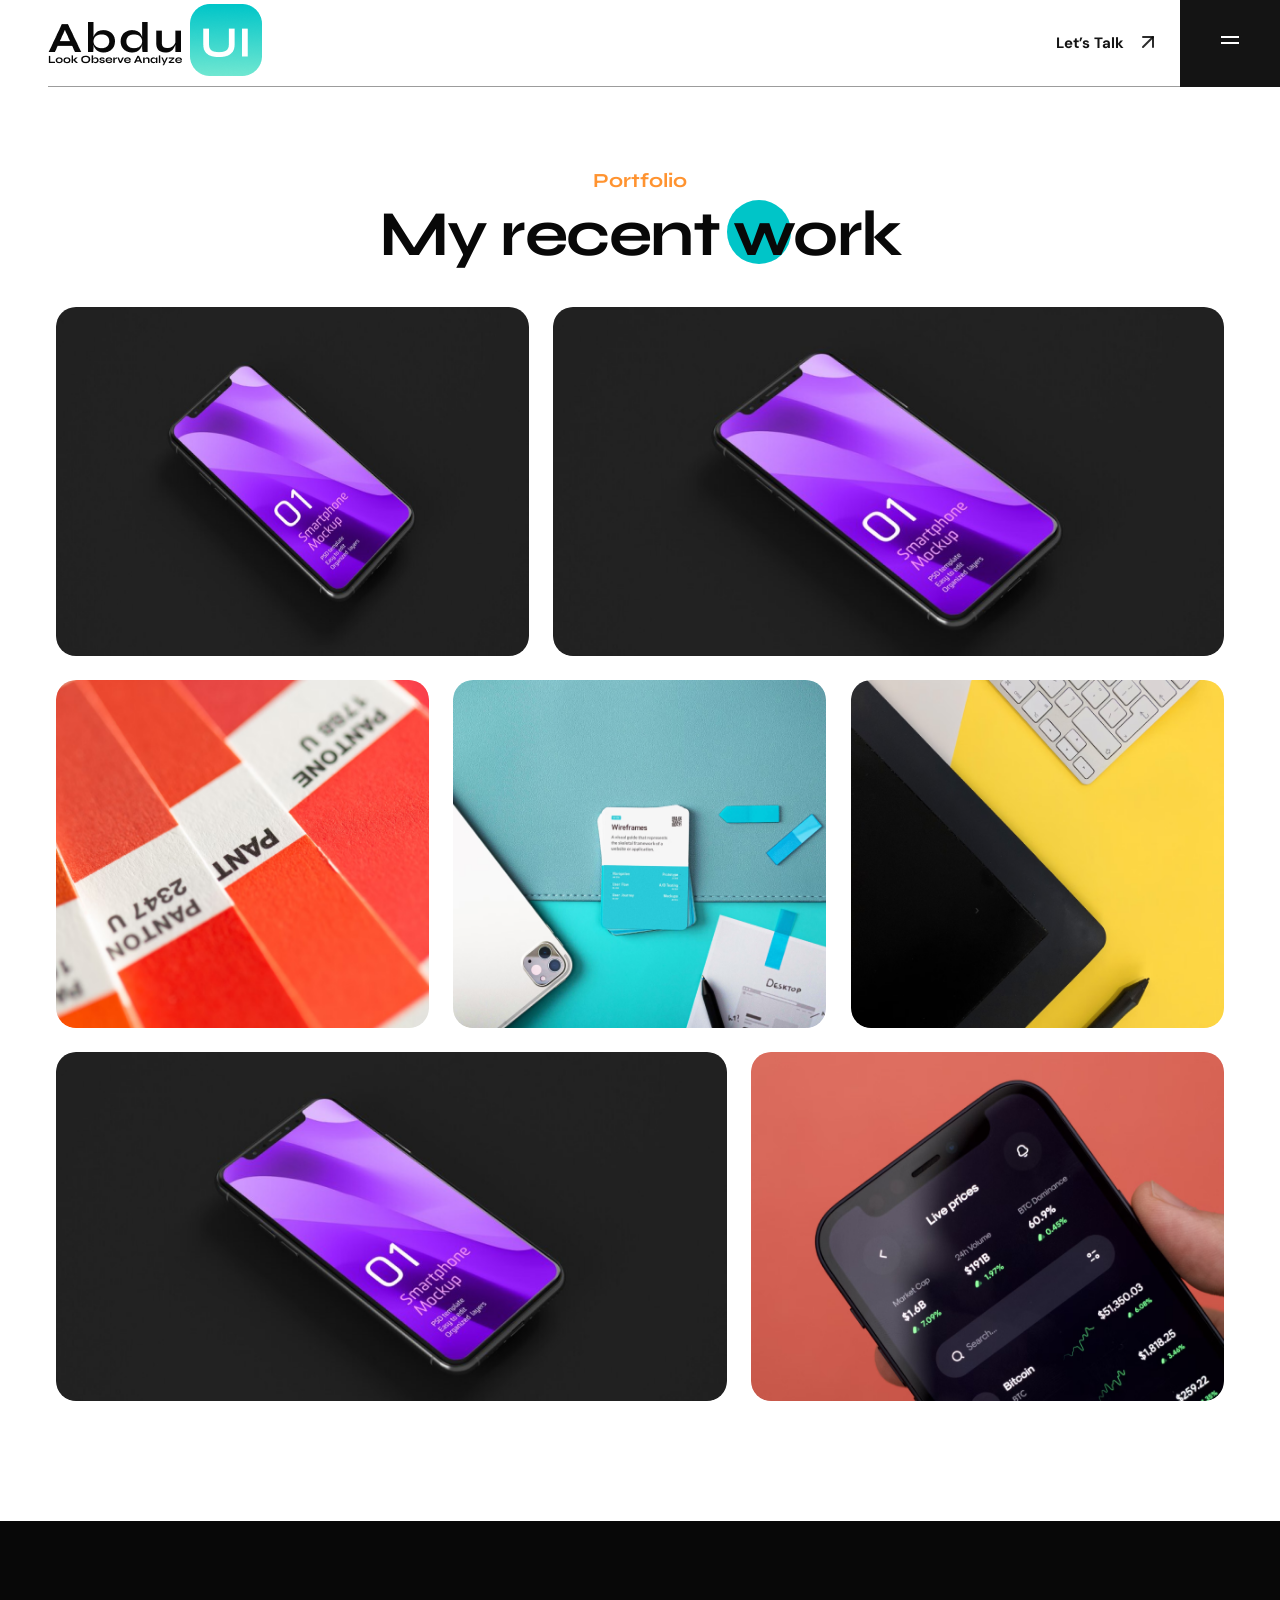
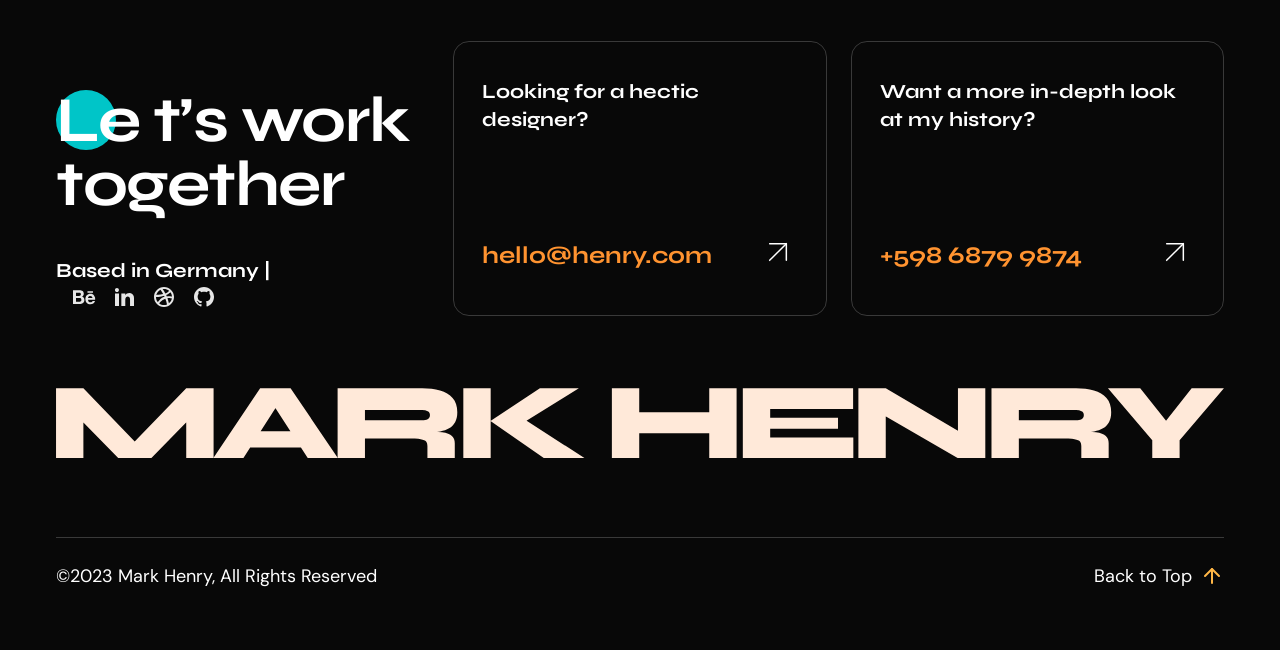
<file: projects.html>
<!DOCTYPE html><html class="no-js" lang="en"><head>
    <meta charset="utf-8">
    <meta http-equiv="x-ua-compatible" content="ie=edge">
    <title>Perez - Tailwind CSS Personal Portfolio Template</title>
    <meta name="AdsBot-Google" content="noindex follow">
    <meta name="description" content="Perez - Tailwind CSS Personal Portfolio Template">
    <meta name="viewport" content="width=device-width, initial-scale=1, shrink-to-fit=no">

    <!-- Favicon -->
    <link rel="shortcut icon" type="image/x-icon" href="images/favicon.png">

    <!-- CSS (Font, Vendor, Icon, Plugins & Style CSS files) -->

    <!-- Font CSS -->

    <link rel="preconnect" href="https://fonts.googleapis.com">
    <link rel="preconnect" href="https://fonts.gstatic.com" crossorigin="">
    <link href="https://fonts.googleapis.com/css2?family=DM+Sans:ital,opsz,wght@0,9..40,100;0,9..40,200;0,9..40,300;0,9..40,400;0,9..40,500;0,9..40,600;0,9..40,700;0,9..40,800;0,9..40,900;0,9..40,1000;1,9..40,100;1,9..40,200;1,9..40,300;1,9..40,400;1,9..40,500;1,9..40,600;1,9..40,700;1,9..40,800;1,9..40,900;1,9..40,1000&amp;family=Inter:wght@100;200;300;400;500;600;700;800;900&amp;family=Poppins:ital,wght@0,100;0,200;0,300;0,400;0,500;0,600;0,700;0,800;0,900;1,100;1,200;1,300;1,400;1,500;1,600;1,700;1,800;1,900&amp;family=Syne:wght@400;500;600;700;800&amp;display=swap" rel="stylesheet">

    <!-- Plugins CSS (All Plugins Files) -->
    <link rel="stylesheet" href="css/aos.css">


    <!-- Style CSS -->
    <link rel="stylesheet" href="css/style.css">

</head>

<body>
    <div class="overflow-x-hidden">
        <!-- Header start -->

        <header id="sticky-header" class="xl:pl-12 bg-white">
            <div class="flex pl-4 xl:pl-0">

                <div class="flex-1 flex items-center justify-between border-b border-black-800 border-opacity-40">

                    <a href="index.html">
                        <img src="images/logo.png" alt="logo">
                    </a>

                    <!-- Link Start -->
                    <a href="contact.html" class="flex items-center flex-wrap py-[6px] px-3 text-[15px] font-bold text-active leading-none mr-2 transition-all duration-300 hover:text-orange group">Let’s
                        Talk
                        <span class="inline-block ml-3 group-hover:animate-arrow-move-up">
        <svg width="24" height="24" viewBox="0 0 24 24" fill="none" xmlns="http://www.w3.org/2000/svg">
          <path d="M7 17L17 7" stroke="currentColor" stroke-opacity="0.9" stroke-width="2" stroke-linecap="round" stroke-linejoin="round"></path>
          <path d="M7 7H17V17" stroke="currentColor" stroke-opacity="0.9" stroke-width="2" stroke-linecap="round" stroke-linejoin="round"></path>
        </svg>
      </span>
                    </a>
                    <!-- Link End -->
                </div>


                <!-- Button Start -->
                <div id="offcanvas-toggle" class="flex-none bg-active flex items-center flex-wrap justify-center py-7 px-[38px] cursor-pointer">
                    <button>
                        <svg width="24" height="24" viewBox="0 0 24 24" fill="none" xmlns="http://www.w3.org/2000/svg">
                            <rect x="3" y="8" width="18" height="2" fill="white"></rect>
                            <rect x="3" y="14" width="18" height="2" fill="white"></rect>
                        </svg>

                    </button>
                </div>
                <!-- Button End -->

            </div>
        </header>


        <!-- offcanvas-menu start -->
        <div id="offcanvas" class="offcanvas right-0 top-0 bottom-0 z-50 transform translate-x-full fixed h-full w-[350px] md:w-[460px] transition-all ease-in-out duration-300 bg-black-800 pl-8 flex flex-wrap flex-col justify-between">
            <!-- close button start -->

            <div>
                <div class="flex flex-wrap justify-between items-center border-b border-border-white mb-[80px]">
                    <a href="index.html">
                        <img src="images/offcanvas-logo.png" alt="">
                    </a>
                    <button id="offcanvas-close" class="offcanvas-close bg-primary py-7 px-[38px]" aria-label="offcanvas">
                        <svg width="24" height="24" viewBox="0 0 24 24" fill="none" xmlns="http://www.w3.org/2000/svg">
                            <path fill-rule="evenodd" clip-rule="evenodd" d="M19.2803 4.71967C19.5732 5.01256 19.5732 5.48744 19.2803 5.78033L5.78033 19.2803C5.48744 19.5732 5.01256 19.5732 4.71967 19.2803C4.42678 18.9874 4.42678 18.5126 4.71967 18.2197L18.2197 4.71967C18.5126 4.42678 18.9874 4.42678 19.2803 4.71967Z" fill="white"></path>
                            <path fill-rule="evenodd" clip-rule="evenodd" d="M4.71967 4.71967C5.01256 4.42678 5.48744 4.42678 5.78033 4.71967L19.2803 18.2197C19.5732 18.5126 19.5732 18.9874 19.2803 19.2803C18.9874 19.5732 18.5126 19.5732 18.2197 19.2803L4.71967 5.78033C4.42678 5.48744 4.42678 5.01256 4.71967 4.71967Z" fill="white"></path>
                        </svg>
                    </button>
                </div>

                <!-- close button end -->

                <!-- offcanvas-menu start -->

                <nav class="offcanvas-menu mr-[40px] flex flex-wrap flex-col justify-between">
                    <ul>
                        <li class="border-b border-border-white py-4 group">
                            <a href="index.html" class="text-white text-xl font-bold font-Syne leading-none flex flex-wrap items-center justify-between hover:text-orange transition duration-300">Home
                                <span class="inline-block group-hover:animate-arrow-move-up">
              <svg width="24" height="24" viewBox="0 0 24 24" fill="none" xmlns="http://www.w3.org/2000/svg">
                <path d="M7 17L17 7" stroke="currentColor" stroke-opacity="0.9" stroke-width="2" stroke-linecap="round" stroke-linejoin="round"></path>
                <path d="M7 7H17V17" stroke="currentColor" stroke-opacity="0.9" stroke-width="2" stroke-linecap="round" stroke-linejoin="round"></path>
              </svg>
            </span>
                            </a>
                        </li>
                        <li class="border-b border-border-white py-4 group">
                            <a href="about.html" class="text-white text-xl font-bold font-Syne leading-none flex flex-wrap items-center justify-between hover:text-orange transition duration-300">About
                                <span class="inline-block group-hover:animate-arrow-move-up">
              <svg width="24" height="24" viewBox="0 0 24 24" fill="none" xmlns="http://www.w3.org/2000/svg">
                <path d="M7 17L17 7" stroke="currentColor" stroke-opacity="0.9" stroke-width="2" stroke-linecap="round" stroke-linejoin="round"></path>
                <path d="M7 7H17V17" stroke="currentColor" stroke-opacity="0.9" stroke-width="2" stroke-linecap="round" stroke-linejoin="round"></path>
              </svg>
            </span>
                            </a>

                        </li>
                        <li class="border-b border-border-white py-4 group">
                            <a href="projects.html" class="text-white text-xl font-bold font-Syne leading-none flex flex-wrap items-center justify-between hover:text-orange transition duration-300">Project
                                <span class="inline-block group-hover:animate-arrow-move-up">
              <svg width="24" height="24" viewBox="0 0 24 24" fill="none" xmlns="http://www.w3.org/2000/svg">
                <path d="M7 17L17 7" stroke="currentColor" stroke-opacity="0.9" stroke-width="2" stroke-linecap="round" stroke-linejoin="round"></path>
                <path d="M7 7H17V17" stroke="currentColor" stroke-opacity="0.9" stroke-width="2" stroke-linecap="round" stroke-linejoin="round"></path>
              </svg>
            </span>
                            </a>
                        </li>
                        <li class="border-b border-border-white py-4 group">
                            <a href="project-details.html" class="text-white text-xl font-bold font-Syne leading-none flex flex-wrap items-center justify-between hover:text-orange transition duration-300">Project details
                                <span class="inline-block group-hover:animate-arrow-move-up">
              <svg width="24" height="24" viewBox="0 0 24 24" fill="none" xmlns="http://www.w3.org/2000/svg">
                <path d="M7 17L17 7" stroke="currentColor" stroke-opacity="0.9" stroke-width="2" stroke-linecap="round" stroke-linejoin="round"></path>
                <path d="M7 7H17V17" stroke="currentColor" stroke-opacity="0.9" stroke-width="2" stroke-linecap="round" stroke-linejoin="round"></path>
              </svg>
            </span>
                            </a>
                        </li>
                        <li class="border-b border-border-white py-4 group">
                            <a href="blog.html" class="text-white text-xl font-bold font-Syne leading-none flex flex-wrap items-center justify-between hover:text-orange transition duration-300">Blog
                                <span class="inline-block group-hover:animate-arrow-move-up">
              <svg width="24" height="24" viewBox="0 0 24 24" fill="none" xmlns="http://www.w3.org/2000/svg">
                <path d="M7 17L17 7" stroke="currentColor" stroke-opacity="0.9" stroke-width="2" stroke-linecap="round" stroke-linejoin="round"></path>
                <path d="M7 7H17V17" stroke="currentColor" stroke-opacity="0.9" stroke-width="2" stroke-linecap="round" stroke-linejoin="round"></path>
              </svg>
            </span>
                            </a>
                        </li>
                        <li class="border-b border-border-white py-4 group">
                            <a href="blog-details.html" class="text-white text-xl font-bold font-Syne leading-none flex flex-wrap items-center justify-between hover:text-orange transition duration-300">Blog Details
                                <span class="inline-block group-hover:animate-arrow-move-up">
              <svg width="24" height="24" viewBox="0 0 24 24" fill="none" xmlns="http://www.w3.org/2000/svg">
                <path d="M7 17L17 7" stroke="currentColor" stroke-opacity="0.9" stroke-width="2" stroke-linecap="round" stroke-linejoin="round"></path>
                <path d="M7 7H17V17" stroke="currentColor" stroke-opacity="0.9" stroke-width="2" stroke-linecap="round" stroke-linejoin="round"></path>
              </svg>
            </span>
                            </a>
                        </li>

                        <li class="border-b border-border-white py-4 group">
                            <a href="contact.html" class="text-white text-xl font-bold font-Syne leading-none flex flex-wrap items-center justify-between hover:text-orange transition duration-300">Contact
                                <span class="inline-block group-hover:animate-arrow-move-up">
              <svg width="24" height="24" viewBox="0 0 24 24" fill="none" xmlns="http://www.w3.org/2000/svg">
                <path d="M7 17L17 7" stroke="currentColor" stroke-opacity="0.9" stroke-width="2" stroke-linecap="round" stroke-linejoin="round"></path>
                <path d="M7 7H17V17" stroke="currentColor" stroke-opacity="0.9" stroke-width="2" stroke-linecap="round" stroke-linejoin="round"></path>
              </svg>
            </span>
                            </a>
                        </li>

                    </ul>
                </nav>

            </div>


            <nav class="pb-10">
                <ul class="flex flex-wrap gap-x-4 items-center">
                    <li><a href="#" class="text-white transition-all duration-300 hover:text-orange">
                            <svg width="24" height="24" viewBox="0 0 24 24" fill="none" xmlns="http://www.w3.org/2000/svg">
                                <path d="M7.443 5.3501C8.082 5.3501 8.673 5.4001 9.213 5.5481C9.754 5.6471 10.197 5.8451 10.59 6.0921C10.984 6.3401 11.279 6.6861 11.475 7.1311C11.672 7.5761 11.771 8.1211 11.771 8.7141C11.771 9.4071 11.623 10.0001 11.279 10.4451C10.984 10.8911 10.492 11.2861 9.902 11.5831C10.738 11.8311 11.377 12.2761 11.771 12.8701C12.164 13.4631 12.41 14.2051 12.41 15.0461C12.41 15.7391 12.262 16.3321 12.016 16.8271C11.771 17.3221 11.377 17.7671 10.934 18.0641C10.4528 18.3824 9.92083 18.6164 9.361 18.7561C8.771 18.9051 8.181 19.0041 7.591 19.0041H1V5.3501H7.443ZM7.049 10.8901C7.59 10.8901 8.033 10.7421 8.377 10.4951C8.721 10.2481 8.869 9.8021 8.869 9.2581C8.869 8.9611 8.819 8.6651 8.721 8.4671C8.623 8.2691 8.475 8.1201 8.279 7.9721C8.082 7.8731 7.885 7.7741 7.639 7.7251C7.393 7.6751 7.148 7.6751 6.852 7.6751H4V10.8911H7.05L7.049 10.8901ZM7.197 16.7281C7.492 16.7281 7.787 16.6781 8.033 16.6291C8.279 16.5791 8.525 16.4811 8.721 16.3321C8.92138 16.1873 9.08903 16.002 9.213 15.7881C9.311 15.5411 9.41 15.2441 9.41 14.8981C9.41 14.2051 9.213 13.7111 8.82 13.3641C8.426 13.0671 7.885 12.9191 7.246 12.9191H4V16.7291L7.197 16.7281ZM16.689 16.6781C17.082 17.0741 17.672 17.2721 18.459 17.2721C19 17.2721 19.492 17.1241 19.885 16.8771C20.279 16.5801 20.525 16.2831 20.623 15.9871H23.033C22.639 17.1731 22.049 18.0141 21.263 18.5591C20.475 19.0531 19.541 19.3501 18.41 19.3501C17.6864 19.3523 16.9688 19.218 16.295 18.9541C15.6887 18.7267 15.148 18.353 14.721 17.8661C14.2643 17.4107 13.9267 16.8498 13.738 16.2331C13.492 15.5901 13.393 14.8981 13.393 14.1061C13.393 13.3641 13.492 12.6721 13.738 12.0281C13.9749 11.4085 14.3252 10.8384 14.771 10.3471C15.2201 9.88594 15.7543 9.51613 16.344 9.2581C17.0007 8.99416 17.7022 8.85969 18.41 8.8621C19.246 8.8621 19.984 9.0111 20.623 9.3571C21.263 9.7031 21.754 10.0991 22.147 10.6931C22.541 11.2371 22.837 11.8801 23.033 12.5731C23.131 13.2651 23.18 13.9581 23.131 14.7491H16C16 15.5411 16.295 16.2831 16.689 16.6791V16.6781ZM19.787 11.4841C19.443 11.1381 18.902 10.9401 18.262 10.9401C17.82 10.9401 17.475 11.0401 17.18 11.1881C16.885 11.3361 16.689 11.5341 16.492 11.7321C16.311 11.9234 16.1912 12.1643 16.148 12.4241C16.098 12.6721 16.049 12.8701 16.049 13.0671H20.475C20.377 12.3251 20.131 11.8311 19.787 11.4841ZM15.459 6.2901H20.967V7.6261H15.46V6.2901H15.459Z" fill="currentColor" fill-opacity="0.9"></path>
                            </svg>

                        </a></li>
                    <li><a href="#" class="text-white transition-all duration-300 hover:text-orange"><svg width="24" height="24" viewBox="0 0 24 24" fill="none" xmlns="http://www.w3.org/2000/svg">
                                <path d="M6.94043 5.00002C6.94017 5.53046 6.7292 6.03906 6.35394 6.41394C5.97868 6.78883 5.46986 6.99929 4.93943 6.99902C4.409 6.99876 3.90039 6.78779 3.52551 6.41253C3.15062 6.03727 2.94016 5.52846 2.94043 4.99802C2.9407 4.46759 3.15166 3.95899 3.52692 3.5841C3.90218 3.20922 4.411 2.99876 4.94143 2.99902C5.47186 2.99929 5.98047 3.21026 6.35535 3.58552C6.73024 3.96078 6.9407 4.46959 6.94043 5.00002ZM7.00043 8.48002H3.00043V21H7.00043V8.48002ZM13.3204 8.48002H9.34043V21H13.2804V14.43C13.2804 10.77 18.0504 10.43 18.0504 14.43V21H22.0004V13.07C22.0004 6.90002 14.9404 7.13002 13.2804 10.16L13.3204 8.48002Z" fill="currentColor" fill-opacity="0.9"></path>
                            </svg>
                        </a></li>
                    <li><a href="#" class="text-white transition-all duration-300 hover:text-orange"><svg width="24" height="24" viewBox="0 0 24 24" fill="none" xmlns="http://www.w3.org/2000/svg">
                                <path d="M19.989 11.572C19.907 9.99792 19.3596 8.4836 18.416 7.221C18.1285 7.53061 17.8212 7.82123 17.496 8.091C16.4969 8.92086 15.3805 9.5982 14.183 10.101C14.35 10.451 14.503 10.79 14.638 11.11V11.113C14.665 11.174 14.688 11.231 14.732 11.342L14.749 11.382C16.262 11.212 17.858 11.275 19.405 11.485C19.611 11.512 19.805 11.541 19.989 11.572ZM10.604 4.122C11.5786 5.49516 12.4772 6.92062 13.296 8.392C14.519 7.91 15.53 7.302 16.344 6.625C16.674 6.351 16.938 6.093 17.14 5.87C15.701 4.65972 13.8803 3.99733 12 4C11.524 4 11.058 4.042 10.604 4.121V4.122ZM4.253 9.997C4.93423 9.97981 5.61464 9.93878 6.293 9.874C7.93264 9.72734 9.55828 9.4525 11.155 9.052C10.3205 7.60221 9.41956 6.19171 8.455 4.825C7.42472 5.3354 6.51626 6.06141 5.79124 6.95379C5.06623 7.84617 4.54162 8.88404 4.253 9.997ZM5.783 17.035C6.25195 16.3575 6.77894 15.7221 7.358 15.136C8.812 13.646 10.528 12.486 12.514 11.846L12.576 11.828C12.411 11.464 12.256 11.139 12.1 10.833C10.264 11.368 8.33 11.702 6.403 11.875C5.463 11.96 4.62 11.997 4 12.003C3.99815 13.8356 4.62722 15.6128 5.783 17.035ZM15.004 19.415C14.6184 17.4703 14.0725 15.5607 13.372 13.706C11.372 14.433 9.776 15.496 8.543 16.764C8.0454 17.2664 7.60382 17.8213 7.226 18.419C8.60481 19.4478 10.2797 20.0025 12 20C13.0299 20.0015 14.0504 19.8035 15.005 19.417L15.004 19.415ZM16.878 18.34C18.4393 17.1398 19.5028 15.4057 19.865 13.47C19.525 13.385 19.094 13.3 18.62 13.234C17.5661 13.0823 16.4968 13.0712 15.44 13.201C16.035 14.8799 16.5154 16.5961 16.878 18.34ZM12 22C6.477 22 2 17.523 2 12C2 6.477 6.477 2 12 2C17.523 2 22 6.477 22 12C22 17.523 17.523 22 12 22Z" fill="currentColor" fill-opacity="0.9"></path>
                            </svg>
                        </a></li>
                    <li><a href="#" class="text-white transition-all duration-300 hover:text-orange"><svg width="24" height="24" viewBox="0 0 24 24" fill="none" xmlns="http://www.w3.org/2000/svg">
                                <path d="M12.001 2C6.47598 2 2.00098 6.475 2.00098 12C1.99977 14.0992 2.65958 16.1454 3.88679 17.8484C5.114 19.5515 6.84631 20.8249 8.83798 21.488C9.33798 21.575 9.52598 21.275 9.52598 21.012C9.52598 20.775 9.51298 19.988 9.51298 19.15C7.00098 19.613 6.35098 18.538 6.15098 17.975C6.03798 17.687 5.55098 16.8 5.12598 16.562C4.77598 16.375 4.27598 15.912 5.11298 15.9C5.90098 15.887 6.46298 16.625 6.65098 16.925C7.55098 18.437 8.98798 18.012 9.56298 17.75C9.65098 17.1 9.91298 16.663 10.201 16.413C7.97598 16.163 5.65098 15.3 5.65098 11.475C5.65098 10.387 6.03798 9.488 6.67598 8.788C6.57598 8.538 6.22598 7.513 6.77598 6.138C6.77598 6.138 7.61298 5.875 9.52598 7.162C10.3401 6.9364 11.1812 6.82302 12.026 6.825C12.876 6.825 13.726 6.937 14.526 7.162C16.439 5.862 17.276 6.138 17.276 6.138C17.826 7.513 17.476 8.538 17.376 8.788C18.013 9.488 18.401 10.375 18.401 11.475C18.401 15.313 16.064 16.163 13.839 16.413C14.201 16.725 14.514 17.325 14.514 18.263C14.514 19.6 14.501 20.675 14.501 21.013C14.501 21.275 14.689 21.587 15.189 21.487C17.1738 20.8166 18.8985 19.5408 20.1203 17.8389C21.3421 16.1371 21.9995 14.095 22 12C22 6.475 17.525 2 12 2H12.001Z" fill="currentColor" fill-opacity="0.9"></path>
                            </svg>
                        </a></li>

                </ul>
            </nav>
        </div>
        <!-- offcanvas-menu end -->

        <!-- Header end -->


        <!-- Portfolio Section Start -->
        <section class="bg-white pt-20 pb-[120px]">
            <div class="container mx-auto">
                <div class="grid grid-cols-12 gap-6">
                    <div class="col-span-12" data-aos="flip-down" data-aos-delay="400">
                        <div class="font-bold font-Syne text-center leading-none flex flex-wrap flex-col gap-y-2 mb-10">
                            <span class="text-orange text-xl">Portfolio</span>
                            <h3 class="text-black-800 text-4xl lg:text-5xl xl:text-[64px] tracking-[-1.5px]">
                                My recent <span class="relative z-[1] before:rounded-full before:bg-primary before:block before:absolute before:top-[4px] before:left-[-6px] before:-z-[1] before:w-[36px] lg:before:w-[48px] xl:before:w-[64px] before:h-[36px] lg:before:h-[48px] xl:before:h-[64px]">w</span>ork
                            </h3>
                        </div>
                    </div>
                </div>

                <div class="grid grid-cols-12 gap-6">
                    <div class="col-span-12 md:col-span-6 lg:col-span-5" data-aos="flip-down" data-aos-delay="600">
                        <div class="overflow-hidden relative rounded-[20px] group before:absolute before:left-0 before:right-0 before:contents before:bg-black-600 before:w-full before:h-full before:opacity-0 hover:before:opacity-80 before:transition-opacity before:duration-300 h-full">
                            <img class="w-full h-full" src="images/project1.png" alt="project1">
                            <div class="absolute bottom-[-150px] left-6 right-6 transition-all duration-300 group-hover:bottom-6">
                                <div class="flex flex-wrap items-center justify-between text-white hover:text-orange group">
                                    <h4 class="font-bold font-Syne text-center leading-10 text-[17px] sm:text-[20px] xl:text-[24px] 2xl:text-[28px] capitalize peer">
                                        <a class="transition-all" href="project-details.html">Oxilex Dashboard
                                            design</a>
                                    </h4>
                                    <a href="project-details.html" class="peer-hover:animate-arrow-move-up">
                                        <svg width="40" height="40" viewBox="0 0 40 40" fill="none" xmlns="http://www.w3.org/2000/svg">
                                            <path fill-rule="evenodd" clip-rule="evenodd" d="M30.8839 9.11612C31.372 9.60427 31.372 10.3957 30.8839 10.8839L10.8839 30.8839C10.3957 31.372 9.60427 31.372 9.11612 30.8839C8.62796 30.3957 8.62796 29.6043 9.11612 29.1161L29.1161 9.11612C29.6043 8.62796 30.3957 8.62796 30.8839 9.11612Z" fill="currentColor" fill-opacity="0.9"></path>
                                            <path fill-rule="evenodd" clip-rule="evenodd" d="M12.5 10C12.5 9.30964 13.0596 8.75 13.75 8.75H30C30.6904 8.75 31.25 9.30964 31.25 10V26.25C31.25 26.9404 30.6904 27.5 30 27.5C29.3096 27.5 28.75 26.9404 28.75 26.25V11.25H13.75C13.0596 11.25 12.5 10.6904 12.5 10Z" fill="currentColor" fill-opacity="0.9"></path>
                                        </svg>

                                    </a>
                                </div>
                            </div>
                        </div>
                    </div>
                    <div class="col-span-12 md:col-span-6 lg:col-span-7" data-aos="flip-down" data-aos-delay="800">
                        <div class="overflow-hidden relative rounded-[20px] group before:absolute before:left-0 before:right-0 before:contents before:bg-black-600 before:w-full before:h-full before:opacity-0 hover:before:opacity-80 before:transition-opacity before:duration-300 h-full">
                            <img class="w-full h-full" src="images/project6.png" alt="project1">
                            <div class="absolute bottom-[-150px] left-6 right-6 transition-all duration-300 group-hover:bottom-6">
                                <div class="flex flex-wrap items-center justify-between text-white hover:text-orange">
                                    <h4 class="font-bold font-Syne text-center leading-10 text-[17px] sm:text-[20px] xl:text-[24px] 2xl:text-[28px] capitalize peer">
                                        <a class="transition-all" href="project-details.html">Oxilex Dashboard
                                            design</a>
                                    </h4>
                                    <a href="project-details.html" class="peer-hover:animate-arrow-move-up">
                                        <svg width="40" height="40" viewBox="0 0 40 40" fill="none" xmlns="http://www.w3.org/2000/svg">
                                            <path fill-rule="evenodd" clip-rule="evenodd" d="M30.8839 9.11612C31.372 9.60427 31.372 10.3957 30.8839 10.8839L10.8839 30.8839C10.3957 31.372 9.60427 31.372 9.11612 30.8839C8.62796 30.3957 8.62796 29.6043 9.11612 29.1161L29.1161 9.11612C29.6043 8.62796 30.3957 8.62796 30.8839 9.11612Z" fill="currentColor" fill-opacity="0.9"></path>
                                            <path fill-rule="evenodd" clip-rule="evenodd" d="M12.5 10C12.5 9.30964 13.0596 8.75 13.75 8.75H30C30.6904 8.75 31.25 9.30964 31.25 10V26.25C31.25 26.9404 30.6904 27.5 30 27.5C29.3096 27.5 28.75 26.9404 28.75 26.25V11.25H13.75C13.0596 11.25 12.5 10.6904 12.5 10Z" fill="currentColor" fill-opacity="0.9"></path>
                                        </svg>

                                    </a>
                                </div>
                            </div>
                        </div>
                    </div>
                    <div class="col-span-12 md:col-span-6 lg:col-span-4" data-aos="flip-down" data-aos-delay="1000">
                        <div class="overflow-hidden relative rounded-[20px] group before:absolute before:left-0 before:right-0 before:contents before:bg-black-600 before:w-full before:h-full before:opacity-0 hover:before:opacity-80 before:transition-opacity before:duration-300 h-full">
                            <img class="w-full h-full" src="images/project3.png" alt="project1">
                            <div class="absolute bottom-[-150px] left-6 right-6 transition-all duration-300 group-hover:bottom-6">
                                <div class="flex flex-wrap items-center justify-between text-white hover:text-orange">
                                    <h4 class="font-bold font-Syne text-center leading-10 text-[17px] sm:text-[20px] xl:text-[24px] 2xl:text-[28px] capitalize peer">
                                        <a class="transition-all" href="project-details.html">Oxilex Dashboard</a>
                                    </h4>
                                    <a href="project-details.html" class="peer-hover:animate-arrow-move-up">
                                        <svg width="40" height="40" viewBox="0 0 40 40" fill="none" xmlns="http://www.w3.org/2000/svg">
                                            <path fill-rule="evenodd" clip-rule="evenodd" d="M30.8839 9.11612C31.372 9.60427 31.372 10.3957 30.8839 10.8839L10.8839 30.8839C10.3957 31.372 9.60427 31.372 9.11612 30.8839C8.62796 30.3957 8.62796 29.6043 9.11612 29.1161L29.1161 9.11612C29.6043 8.62796 30.3957 8.62796 30.8839 9.11612Z" fill="currentColor" fill-opacity="0.9"></path>
                                            <path fill-rule="evenodd" clip-rule="evenodd" d="M12.5 10C12.5 9.30964 13.0596 8.75 13.75 8.75H30C30.6904 8.75 31.25 9.30964 31.25 10V26.25C31.25 26.9404 30.6904 27.5 30 27.5C29.3096 27.5 28.75 26.9404 28.75 26.25V11.25H13.75C13.0596 11.25 12.5 10.6904 12.5 10Z" fill="currentColor" fill-opacity="0.9"></path>
                                        </svg>

                                    </a>
                                </div>
                            </div>
                        </div>
                    </div>
                    <div class="col-span-12 md:col-span-6 lg:col-span-4" data-aos="flip-down" data-aos-delay="1200">
                        <div class="overflow-hidden relative rounded-[20px] group before:absolute before:left-0 before:right-0 before:contents before:bg-black-600 before:w-full before:h-full before:opacity-0 hover:before:opacity-80 before:transition-opacity before:duration-300 h-full">
                            <img class="w-full h-full" src="images/project4.png" alt="project1">
                            <div class="absolute bottom-[-150px] left-6 right-6 transition-all duration-300 group-hover:bottom-6">
                                <div class="flex flex-wrap items-center justify-between text-white hover:text-orange">
                                    <h4 class="font-bold font-Syne text-center leading-10 text-[17px] sm:text-[20px] xl:text-[24px] 2xl:text-[28px] capitalize peer">
                                        <a class="transition-all" href="project-details.html">Oxilex Dashboard</a>
                                    </h4>
                                    <a href="project-details.html" class="peer-hover:animate-arrow-move-up">
                                        <svg width="40" height="40" viewBox="0 0 40 40" fill="none" xmlns="http://www.w3.org/2000/svg">
                                            <path fill-rule="evenodd" clip-rule="evenodd" d="M30.8839 9.11612C31.372 9.60427 31.372 10.3957 30.8839 10.8839L10.8839 30.8839C10.3957 31.372 9.60427 31.372 9.11612 30.8839C8.62796 30.3957 8.62796 29.6043 9.11612 29.1161L29.1161 9.11612C29.6043 8.62796 30.3957 8.62796 30.8839 9.11612Z" fill="currentColor" fill-opacity="0.9"></path>
                                            <path fill-rule="evenodd" clip-rule="evenodd" d="M12.5 10C12.5 9.30964 13.0596 8.75 13.75 8.75H30C30.6904 8.75 31.25 9.30964 31.25 10V26.25C31.25 26.9404 30.6904 27.5 30 27.5C29.3096 27.5 28.75 26.9404 28.75 26.25V11.25H13.75C13.0596 11.25 12.5 10.6904 12.5 10Z" fill="currentColor" fill-opacity="0.9"></path>
                                        </svg>

                                    </a>
                                </div>
                            </div>
                        </div>
                    </div>
                    <div class="col-span-12 md:col-span-6 lg:col-span-4" data-aos="flip-down" data-aos-delay="1400">
                        <div class="overflow-hidden relative rounded-[20px] group before:absolute before:left-0 before:right-0 before:contents before:bg-black-600 before:w-full before:h-full before:opacity-0 hover:before:opacity-80 before:transition-opacity before:duration-300 h-full">
                            <img class="w-full h-full" src="images/project5.png" alt="project1">
                            <div class="absolute bottom-[-150px] left-6 right-6 transition-all duration-300 group-hover:bottom-6">
                                <div class="flex flex-wrap items-center justify-between text-white hover:text-orange">
                                    <h4 class="font-bold font-Syne text-center leading-10 text-[17px] sm:text-[20px] xl:text-[24px] 2xl:text-[28px] capitalize peer">
                                        <a class="transition-all" href="project-details.html">Oxilex Apps </a>
                                    </h4>
                                    <a href="project-details.html" class="peer-hover:animate-arrow-move-up">
                                        <svg width="40" height="40" viewBox="0 0 40 40" fill="none" xmlns="http://www.w3.org/2000/svg">
                                            <path fill-rule="evenodd" clip-rule="evenodd" d="M30.8839 9.11612C31.372 9.60427 31.372 10.3957 30.8839 10.8839L10.8839 30.8839C10.3957 31.372 9.60427 31.372 9.11612 30.8839C8.62796 30.3957 8.62796 29.6043 9.11612 29.1161L29.1161 9.11612C29.6043 8.62796 30.3957 8.62796 30.8839 9.11612Z" fill="currentColor" fill-opacity="0.9"></path>
                                            <path fill-rule="evenodd" clip-rule="evenodd" d="M12.5 10C12.5 9.30964 13.0596 8.75 13.75 8.75H30C30.6904 8.75 31.25 9.30964 31.25 10V26.25C31.25 26.9404 30.6904 27.5 30 27.5C29.3096 27.5 28.75 26.9404 28.75 26.25V11.25H13.75C13.0596 11.25 12.5 10.6904 12.5 10Z" fill="currentColor" fill-opacity="0.9"></path>
                                        </svg>

                                    </a>
                                </div>
                            </div>
                        </div>
                    </div>
                    <div class="col-span-12 md:col-span-6 lg:col-span-7" data-aos="flip-down">
                        <div class="overflow-hidden relative rounded-[20px] group before:absolute before:left-0 before:right-0 before:contents before:bg-black-600 before:w-full before:h-full before:opacity-0 hover:before:opacity-80 before:transition-opacity before:duration-300 h-full">
                            <img class="w-full h-full" src="images/project6.png" alt="project1">
                            <div class="absolute bottom-[-150px] left-6 right-6 transition-all duration-300 group-hover:bottom-6">
                                <div class="flex flex-wrap items-center justify-between text-white hover:text-orange">
                                    <h4 class="font-bold font-Syne text-center leading-10 text-[17px] sm:text-[20px] xl:text-[24px] 2xl:text-[28px] capitalize peer">
                                        <a class="transition-all" href="project-details.html">Oxilex Dashboard</a>
                                    </h4>
                                    <a href="project-details.html" class="peer-hover:animate-arrow-move-up">
                                        <svg width="40" height="40" viewBox="0 0 40 40" fill="none" xmlns="http://www.w3.org/2000/svg">
                                            <path fill-rule="evenodd" clip-rule="evenodd" d="M30.8839 9.11612C31.372 9.60427 31.372 10.3957 30.8839 10.8839L10.8839 30.8839C10.3957 31.372 9.60427 31.372 9.11612 30.8839C8.62796 30.3957 8.62796 29.6043 9.11612 29.1161L29.1161 9.11612C29.6043 8.62796 30.3957 8.62796 30.8839 9.11612Z" fill="currentColor" fill-opacity="0.9"></path>
                                            <path fill-rule="evenodd" clip-rule="evenodd" d="M12.5 10C12.5 9.30964 13.0596 8.75 13.75 8.75H30C30.6904 8.75 31.25 9.30964 31.25 10V26.25C31.25 26.9404 30.6904 27.5 30 27.5C29.3096 27.5 28.75 26.9404 28.75 26.25V11.25H13.75C13.0596 11.25 12.5 10.6904 12.5 10Z" fill="currentColor" fill-opacity="0.9"></path>
                                        </svg>

                                    </a>
                                </div>
                            </div>
                        </div>
                    </div>
                    <div class="col-span-12 md:col-span-6 lg:col-span-5" data-aos="flip-down" data-aos-delay="300">
                        <div class="overflow-hidden relative rounded-[20px] group before:absolute before:left-0 before:right-0 before:contents before:bg-black-600 before:w-full before:h-full before:opacity-0 hover:before:opacity-80 before:transition-opacity before:duration-300 h-full">
                            <img class="w-full h-full" src="images/project7.png" alt="project1">
                            <div class="absolute bottom-[-150px] left-6 right-6 transition-all duration-300 group-hover:bottom-6">
                                <div class="flex flex-wrap items-center justify-between text-white hover:text-orange">
                                    <h4 class="font-bold font-Syne text-center leading-10 text-[17px] sm:text-[20px] xl:text-[24px] 2xl:text-[28px] capitalize peer">
                                        <a class="transition-all" href="project-details.html">Oxilex Dashboard
                                            design</a>
                                    </h4>
                                    <a href="project-details.html" class="peer-hover:animate-arrow-move-up">
                                        <svg width="40" height="40" viewBox="0 0 40 40" fill="none" xmlns="http://www.w3.org/2000/svg">
                                            <path fill-rule="evenodd" clip-rule="evenodd" d="M30.8839 9.11612C31.372 9.60427 31.372 10.3957 30.8839 10.8839L10.8839 30.8839C10.3957 31.372 9.60427 31.372 9.11612 30.8839C8.62796 30.3957 8.62796 29.6043 9.11612 29.1161L29.1161 9.11612C29.6043 8.62796 30.3957 8.62796 30.8839 9.11612Z" fill="currentColor" fill-opacity="0.9"></path>
                                            <path fill-rule="evenodd" clip-rule="evenodd" d="M12.5 10C12.5 9.30964 13.0596 8.75 13.75 8.75H30C30.6904 8.75 31.25 9.30964 31.25 10V26.25C31.25 26.9404 30.6904 27.5 30 27.5C29.3096 27.5 28.75 26.9404 28.75 26.25V11.25H13.75C13.0596 11.25 12.5 10.6904 12.5 10Z" fill="currentColor" fill-opacity="0.9"></path>
                                        </svg>

                                    </a>
                                </div>
                            </div>
                        </div>
                    </div>

                </div>
            </div>
        </section>
        <!-- Portfolio Section End -->


        <!-- Footer Start -->
        <footer class="footer bg-black-800 pt-[80px] lg:pt-[100px] xl:pt-[120px] pb-[60px]">
            <div class="container">
                <div class="overflow-x-hidden" data-aos="flip-down">
                    <div class="grid md:grid-cols-2 lg:grid-cols-3 gap-5 lg:gap-6">
                        <div class="pt-12">
                            <h3 class="text-white font-Syne font-bold text-4xl lg:text-5xl xl:text-[64px] tracking-[-1.5px]"><span class="relative z-[1] before:rounded-full before:bg-primary before:block before:absolute before:top-[8px] before:left-[0] before:-z-[1] before:w-[36px] lg:before:w-[48px] xl:before:w-[60px] before:h-[36px] lg:before:h-[48px] xl:before:h-[60px]">Le</span>
                                t’s work together</h3>
                            <div class="flex flex-wrap items-center mt-10">
                                <span class="text-xl font-bold font-Syne text-white">Based in Germany |</span>
                                <div class="ml-5 md:ml-[5px] lg:ml-0 xl:ml-[16px] 2xl:ml-5">
                                    <ul class="flex flex-wrap gap-x-4 items-center">
                                        <li><a href="#" class="text-white hover:text-orange">
                                                <svg width="24" height="24" viewBox="0 0 24 24" fill="none" xmlns="http://www.w3.org/2000/svg">
                                                    <path d="M7.443 5.3501C8.082 5.3501 8.673 5.4001 9.213 5.5481C9.754 5.6471 10.197 5.8451 10.59 6.0921C10.984 6.3401 11.279 6.6861 11.475 7.1311C11.672 7.5761 11.771 8.1211 11.771 8.7141C11.771 9.4071 11.623 10.0001 11.279 10.4451C10.984 10.8911 10.492 11.2861 9.902 11.5831C10.738 11.8311 11.377 12.2761 11.771 12.8701C12.164 13.4631 12.41 14.2051 12.41 15.0461C12.41 15.7391 12.262 16.3321 12.016 16.8271C11.771 17.3221 11.377 17.7671 10.934 18.0641C10.4528 18.3824 9.92083 18.6164 9.361 18.7561C8.771 18.9051 8.181 19.0041 7.591 19.0041H1V5.3501H7.443ZM7.049 10.8901C7.59 10.8901 8.033 10.7421 8.377 10.4951C8.721 10.2481 8.869 9.8021 8.869 9.2581C8.869 8.9611 8.819 8.6651 8.721 8.4671C8.623 8.2691 8.475 8.1201 8.279 7.9721C8.082 7.8731 7.885 7.7741 7.639 7.7251C7.393 7.6751 7.148 7.6751 6.852 7.6751H4V10.8911H7.05L7.049 10.8901ZM7.197 16.7281C7.492 16.7281 7.787 16.6781 8.033 16.6291C8.279 16.5791 8.525 16.4811 8.721 16.3321C8.92138 16.1873 9.08903 16.002 9.213 15.7881C9.311 15.5411 9.41 15.2441 9.41 14.8981C9.41 14.2051 9.213 13.7111 8.82 13.3641C8.426 13.0671 7.885 12.9191 7.246 12.9191H4V16.7291L7.197 16.7281ZM16.689 16.6781C17.082 17.0741 17.672 17.2721 18.459 17.2721C19 17.2721 19.492 17.1241 19.885 16.8771C20.279 16.5801 20.525 16.2831 20.623 15.9871H23.033C22.639 17.1731 22.049 18.0141 21.263 18.5591C20.475 19.0531 19.541 19.3501 18.41 19.3501C17.6864 19.3523 16.9688 19.218 16.295 18.9541C15.6887 18.7267 15.148 18.353 14.721 17.8661C14.2643 17.4107 13.9267 16.8498 13.738 16.2331C13.492 15.5901 13.393 14.8981 13.393 14.1061C13.393 13.3641 13.492 12.6721 13.738 12.0281C13.9749 11.4085 14.3252 10.8384 14.771 10.3471C15.2201 9.88594 15.7543 9.51613 16.344 9.2581C17.0007 8.99416 17.7022 8.85969 18.41 8.8621C19.246 8.8621 19.984 9.0111 20.623 9.3571C21.263 9.7031 21.754 10.0991 22.147 10.6931C22.541 11.2371 22.837 11.8801 23.033 12.5731C23.131 13.2651 23.18 13.9581 23.131 14.7491H16C16 15.5411 16.295 16.2831 16.689 16.6791V16.6781ZM19.787 11.4841C19.443 11.1381 18.902 10.9401 18.262 10.9401C17.82 10.9401 17.475 11.0401 17.18 11.1881C16.885 11.3361 16.689 11.5341 16.492 11.7321C16.311 11.9234 16.1912 12.1643 16.148 12.4241C16.098 12.6721 16.049 12.8701 16.049 13.0671H20.475C20.377 12.3251 20.131 11.8311 19.787 11.4841ZM15.459 6.2901H20.967V7.6261H15.46V6.2901H15.459Z" fill="currentColor" fill-opacity="0.9"></path>
                                                </svg>

                                            </a></li>
                                        <li><a href="#" class="text-white hover:text-orange"><svg width="24" height="24" viewBox="0 0 24 24" fill="none" xmlns="http://www.w3.org/2000/svg">
                                                    <path d="M6.94043 5.00002C6.94017 5.53046 6.7292 6.03906 6.35394 6.41394C5.97868 6.78883 5.46986 6.99929 4.93943 6.99902C4.409 6.99876 3.90039 6.78779 3.52551 6.41253C3.15062 6.03727 2.94016 5.52846 2.94043 4.99802C2.9407 4.46759 3.15166 3.95899 3.52692 3.5841C3.90218 3.20922 4.411 2.99876 4.94143 2.99902C5.47186 2.99929 5.98047 3.21026 6.35535 3.58552C6.73024 3.96078 6.9407 4.46959 6.94043 5.00002ZM7.00043 8.48002H3.00043V21H7.00043V8.48002ZM13.3204 8.48002H9.34043V21H13.2804V14.43C13.2804 10.77 18.0504 10.43 18.0504 14.43V21H22.0004V13.07C22.0004 6.90002 14.9404 7.13002 13.2804 10.16L13.3204 8.48002Z" fill="currentColor" fill-opacity="0.9"></path>
                                                </svg>
                                            </a></li>
                                        <li><a href="#" class="text-white hover:text-orange"><svg width="24" height="24" viewBox="0 0 24 24" fill="none" xmlns="http://www.w3.org/2000/svg">
                                                    <path d="M19.989 11.572C19.907 9.99792 19.3596 8.4836 18.416 7.221C18.1285 7.53061 17.8212 7.82123 17.496 8.091C16.4969 8.92086 15.3805 9.5982 14.183 10.101C14.35 10.451 14.503 10.79 14.638 11.11V11.113C14.665 11.174 14.688 11.231 14.732 11.342L14.749 11.382C16.262 11.212 17.858 11.275 19.405 11.485C19.611 11.512 19.805 11.541 19.989 11.572ZM10.604 4.122C11.5786 5.49516 12.4772 6.92062 13.296 8.392C14.519 7.91 15.53 7.302 16.344 6.625C16.674 6.351 16.938 6.093 17.14 5.87C15.701 4.65972 13.8803 3.99733 12 4C11.524 4 11.058 4.042 10.604 4.121V4.122ZM4.253 9.997C4.93423 9.97981 5.61464 9.93878 6.293 9.874C7.93264 9.72734 9.55828 9.4525 11.155 9.052C10.3205 7.60221 9.41956 6.19171 8.455 4.825C7.42472 5.3354 6.51626 6.06141 5.79124 6.95379C5.06623 7.84617 4.54162 8.88404 4.253 9.997ZM5.783 17.035C6.25195 16.3575 6.77894 15.7221 7.358 15.136C8.812 13.646 10.528 12.486 12.514 11.846L12.576 11.828C12.411 11.464 12.256 11.139 12.1 10.833C10.264 11.368 8.33 11.702 6.403 11.875C5.463 11.96 4.62 11.997 4 12.003C3.99815 13.8356 4.62722 15.6128 5.783 17.035ZM15.004 19.415C14.6184 17.4703 14.0725 15.5607 13.372 13.706C11.372 14.433 9.776 15.496 8.543 16.764C8.0454 17.2664 7.60382 17.8213 7.226 18.419C8.60481 19.4478 10.2797 20.0025 12 20C13.0299 20.0015 14.0504 19.8035 15.005 19.417L15.004 19.415ZM16.878 18.34C18.4393 17.1398 19.5028 15.4057 19.865 13.47C19.525 13.385 19.094 13.3 18.62 13.234C17.5661 13.0823 16.4968 13.0712 15.44 13.201C16.035 14.8799 16.5154 16.5961 16.878 18.34ZM12 22C6.477 22 2 17.523 2 12C2 6.477 6.477 2 12 2C17.523 2 22 6.477 22 12C22 17.523 17.523 22 12 22Z" fill="currentColor" fill-opacity="0.9"></path>
                                                </svg>
                                            </a></li>
                                        <li><a href="#" class="text-white hover:text-orange"><svg width="24" height="24" viewBox="0 0 24 24" fill="none" xmlns="http://www.w3.org/2000/svg">
                                                    <path d="M12.001 2C6.47598 2 2.00098 6.475 2.00098 12C1.99977 14.0992 2.65958 16.1454 3.88679 17.8484C5.114 19.5515 6.84631 20.8249 8.83798 21.488C9.33798 21.575 9.52598 21.275 9.52598 21.012C9.52598 20.775 9.51298 19.988 9.51298 19.15C7.00098 19.613 6.35098 18.538 6.15098 17.975C6.03798 17.687 5.55098 16.8 5.12598 16.562C4.77598 16.375 4.27598 15.912 5.11298 15.9C5.90098 15.887 6.46298 16.625 6.65098 16.925C7.55098 18.437 8.98798 18.012 9.56298 17.75C9.65098 17.1 9.91298 16.663 10.201 16.413C7.97598 16.163 5.65098 15.3 5.65098 11.475C5.65098 10.387 6.03798 9.488 6.67598 8.788C6.57598 8.538 6.22598 7.513 6.77598 6.138C6.77598 6.138 7.61298 5.875 9.52598 7.162C10.3401 6.9364 11.1812 6.82302 12.026 6.825C12.876 6.825 13.726 6.937 14.526 7.162C16.439 5.862 17.276 6.138 17.276 6.138C17.826 7.513 17.476 8.538 17.376 8.788C18.013 9.488 18.401 10.375 18.401 11.475C18.401 15.313 16.064 16.163 13.839 16.413C14.201 16.725 14.514 17.325 14.514 18.263C14.514 19.6 14.501 20.675 14.501 21.013C14.501 21.275 14.689 21.587 15.189 21.487C17.1738 20.8166 18.8985 19.5408 20.1203 17.8389C21.3421 16.1371 21.9995 14.095 22 12C22 6.475 17.525 2 12 2H12.001Z" fill="currentColor" fill-opacity="0.9"></path>
                                                </svg>
                                            </a></li>

                                    </ul>
                                </div>
                            </div>
                        </div>

                        <div class="py-9 px-7 border-border-white border rounded-2xl flex flex-col justify-between group">
                            <h3 class="text-xl font-bold font-Syne text-white">Looking for a hectic designer?</h3>
                            <div class="flex justify-between items-center">
                                <p class="text-2xl font-bold font-Syne leading-none text-orange ">hello@henry.com</p>
                                <a href="#" class="text-white group-hover:animate-arrow-move-up group-hover:text-orange">
                                    <svg width="40" height="40" viewBox="0 0 40 40" fill="none" xmlns="http://www.w3.org/2000/svg">
                                        <path d="M11.6667 28.3334L28.3334 11.6667" stroke="currentColor" stroke-width="1.5" stroke-linecap="round" stroke-linejoin="round"></path>
                                        <path d="M11.6667 11.6667H28.3334V28.3334" stroke="currentColor" stroke-width="1.5" stroke-linecap="round" stroke-linejoin="round"></path>
                                    </svg>

                                </a>
                            </div>
                        </div>

                        <div class="py-9 px-7 border-border-white border rounded-2xl flex flex-col justify-between group">
                            <h3 class="text-xl font-bold font-Syne text-white">Want a more in-depth look at my history?</h3>
                            <div class="flex justify-between items-center">
                                <p class="text-2xl font-bold font-Syne leading-none text-orange">+598 6879 9874</p>
                                <a href="#" class="text-white group-hover:animate-arrow-move-up group-hover:text-orange">
                                    <svg width="40" height="40" viewBox="0 0 40 40" fill="none" xmlns="http://www.w3.org/2000/svg">
                                        <path d="M11.6667 28.3334L28.3334 11.6667" stroke="currentColor" stroke-width="1.5" stroke-linecap="round" stroke-linejoin="round"></path>
                                        <path d="M11.6667 11.6667H28.3334V28.3334" stroke="currentColor" stroke-width="1.5" stroke-linecap="round" stroke-linejoin="round"></path>
                                    </svg>

                                </a>
                            </div>
                        </div>

                    </div>

                    <div class="grid grid-cols-1 gap-6">
                        <div class="py-[72px]">
                            <svg class="w-full" width="1281" height="77" viewBox="0 0 1281 77" fill="none" xmlns="http://www.w3.org/2000/svg">
                                <path d="M95.28 67.88H77.28L142.8 0.199951H172.8V77H142.8V24.68L151.8 28.4L104.4 77H68.4L20.88 28.52L30 24.8V77H0V0.199951H30L95.28 67.88Z" fill="#FFE9D9"></path>
                                <path d="M199.289 65.36V47.36H281.369V65.36H199.289ZM172.409 77L223.889 0.199951H257.249L309.209 77H276.209L231.689 8.23995H249.569L205.409 77H172.409Z" fill="#FFE9D9"></path>
                                <path d="M308.828 77V0.199951H401.588C408.868 0.199951 415.388 1.03995 421.148 2.71995C426.988 4.31995 431.588 7.03995 434.948 10.88C438.388 14.72 440.108 19.96 440.108 26.6C440.108 31 439.308 34.64 437.708 37.52C436.108 40.4 433.908 42.64 431.108 44.24C428.308 45.84 425.108 47 421.508 47.72C417.908 48.44 414.148 48.88 410.228 49.04L401.468 47.36C410.988 47.44 418.308 47.84 423.428 48.56C428.628 49.28 432.228 50.6 434.228 52.52C436.308 54.36 437.348 57.04 437.348 60.56V77H407.348V64.16C407.348 61.76 406.868 59.96 405.908 58.76C405.028 57.48 403.028 56.6 399.908 56.12C396.868 55.64 392.148 55.4 385.748 55.4H338.828V77H308.828ZM338.828 35.36H401.588C403.988 35.36 405.988 34.96 407.588 34.16C409.268 33.36 410.108 31.84 410.108 29.6C410.108 27.52 409.268 26.12 407.588 25.4C405.988 24.6 403.988 24.2 401.588 24.2H338.828V35.36Z" fill="#FFE9D9"></path>
                                <path d="M510.679 39.2V32.48L579.919 77H535.279L476.479 36.2L530.719 0.199951H573.439L510.679 39.2ZM446.719 0.199951H476.719V77H446.719V0.199951Z" fill="#FFE9D9"></path>
                                <path d="M635.328 26.72H719.808V49.52H635.328V26.72ZM716.448 0.199951H746.448V77H716.448V0.199951ZM609.648 0.199951H639.648V77H609.648V0.199951Z" fill="#FFE9D9"></path>
                                <path d="M783.281 44.6V54.2H874.481V77H753.281V0.199951H874.241V23H783.281V32.6H857.681V44.6H783.281Z" fill="#FFE9D9"></path>
                                <path d="M1000.4 53.48L989.239 59.84V0.199951H1019.24V77H989.239L898.879 24.68L910.039 18.2V77H880.039V0.199951H910.039L1000.4 53.48Z" fill="#FFE9D9"></path>
                                <path d="M1026.02 77V0.199951H1118.78C1126.06 0.199951 1132.58 1.03995 1138.34 2.71995C1144.18 4.31995 1148.78 7.03995 1152.14 10.88C1155.58 14.72 1157.3 19.96 1157.3 26.6C1157.3 31 1156.5 34.64 1154.9 37.52C1153.3 40.4 1151.1 42.64 1148.3 44.24C1145.5 45.84 1142.3 47 1138.7 47.72C1135.1 48.44 1131.34 48.88 1127.42 49.04L1118.66 47.36C1128.18 47.44 1135.5 47.84 1140.62 48.56C1145.82 49.28 1149.42 50.6 1151.42 52.52C1153.5 54.36 1154.54 57.04 1154.54 60.56V77H1124.54V64.16C1124.54 61.76 1124.06 59.96 1123.1 58.76C1122.22 57.48 1120.22 56.6 1117.1 56.12C1114.06 55.64 1109.34 55.4 1102.94 55.4H1056.02V77H1026.02ZM1056.02 35.36H1118.78C1121.18 35.36 1123.18 34.96 1124.78 34.16C1126.46 33.36 1127.3 31.84 1127.3 29.6C1127.3 27.52 1126.46 26.12 1124.78 25.4C1123.18 24.6 1121.18 24.2 1118.78 24.2H1056.02V35.36Z" fill="#FFE9D9"></path>
                                <path d="M1280.96 0.199951L1232.36 57.44V77H1202.36V57.44L1153.76 0.199951H1189.16L1228.64 50H1206.44L1245.56 0.199951H1280.96Z" fill="#FFE9D9"></path>
                            </svg>
                        </div>

                    </div>


                    <div class="border-t border-border-white pt-6 ">
                        <div class="grid grid-cols-12">

                            <div class="col-span-12 sm:col-span-8 order-last sm:order-first">
                                <p class="text-white text-lg font-normal font-sans leading-7">©2023 Mark Henry, All Rights Reserved
                                </p>
                            </div>
                            <div class="col-span-12 sm:col-span-4 order-first sm:order-last">
                                <div class="flex justify-end mb-2 sm:mb-0">
                                    <a id="scrollUp" class="flex flex-wrap items-center gap-2 group" href="#" aria-label="scroll up">
                                        <span class="text-white text-lg font-normal font-sans leading-7 transition-all group-hover:text-orange">Back
                            to
                            Top</span>
                                        <svg width="24" height="24" viewBox="0 0 24 24" fill="none" xmlns="http://www.w3.org/2000/svg">
                                            <path d="M12 19V5" stroke="#FFB646" stroke-width="2" stroke-linecap="round" stroke-linejoin="round"></path>
                                            <path d="M19 12L12 5L5 12" stroke="#FFB646" stroke-width="2" stroke-linecap="round" stroke-linejoin="round"></path>
                                        </svg>

                                    </a>
                                </div>
                            </div>
                        </div>
                    </div>


                </div>
            </div>
        </footer>
        <!-- Footer End -->
    </div>



    <!-- Vendors JS -->
    <script src="js/modernizr-3.11.7.min.js"></script>
    <script src="js/jquery-3.6.0.min.js"></script>
    <script src="js/jquery-migrate-3.3.2.min.js"></script>
    <!-- Plugins JS -->
    <script src="js/aos.js">
    </script>



    <!-- Activation JS -->
    <script src="js/main.js"></script>



</body></html>
</file>
<file: css/style.css>
/*-----------------------------------------------------------------------------------

    Template Name: template Name

    Version: 1.0

-----------------------------------------------------------------------------------*/
/*! tailwindcss v3.4.0 | MIT License | https://tailwindcss.com*/
/*
1. Prevent padding and border from affecting element width. (https://github.com/mozdevs/cssremedy/issues/4)
2. Allow adding a border to an element by just adding a border-width. (https://github.com/tailwindcss/tailwindcss/pull/116)
*/
*,
::before,
::after {
  box-sizing: border-box; /* 1 */
  border-width: 0; /* 2 */
  border-style: solid; /* 2 */
  border-color: #e5e7eb; /* 2 */
}

::before,
::after {
  --tw-content: "";
}

/*
1. Use a consistent sensible line-height in all browsers.
2. Prevent adjustments of font size after orientation changes in iOS.
3. Use a more readable tab size.
4. Use the user's configured `sans` font-family by default.
5. Use the user's configured `sans` font-feature-settings by default.
6. Use the user's configured `sans` font-variation-settings by default.
7. Disable tap highlights on iOS
*/
html,
:host {
  line-height: 1.5; /* 1 */
  -webkit-text-size-adjust: 100%; /* 2 */
  -moz-tab-size: 4; /* 3 */
  -o-tab-size: 4;
  tab-size: 4; /* 3 */
  font-family: "DM Sans", ui-sans-serif, system-ui, sans-serif, "Apple Color Emoji", "Segoe UI Emoji", "Segoe UI Symbol", "Noto Color Emoji"; /* 4 */
  font-feature-settings: normal; /* 5 */
  font-variation-settings: normal; /* 6 */
  -webkit-tap-highlight-color: transparent; /* 7 */
}

/*
1. Remove the margin in all browsers.
2. Inherit line-height from `html` so users can set them as a class directly on the `html` element.
*/
body {
  margin: 0; /* 1 */
  line-height: inherit; /* 2 */
}

/*
1. Add the correct height in Firefox.
2. Correct the inheritance of border color in Firefox. (https://bugzilla.mozilla.org/show_bug.cgi?id=190655)
3. Ensure horizontal rules are visible by default.
*/
hr {
  height: 0; /* 1 */
  color: inherit; /* 2 */
  border-top-width: 1px; /* 3 */
}

/*
Add the correct text decoration in Chrome, Edge, and Safari.
*/
abbr:where([title]) {
  -webkit-text-decoration: underline dotted;
  text-decoration: underline dotted;
}

/*
Remove the default font size and weight for headings.
*/
h1,
h2,
h3,
h4,
h5,
h6 {
  font-size: inherit;
  font-weight: inherit;
}

/*
Reset links to optimize for opt-in styling instead of opt-out.
*/
a {
  color: inherit;
  text-decoration: inherit;
}

/*
Add the correct font weight in Edge and Safari.
*/
b,
strong {
  font-weight: bolder;
}

/*
1. Use the user's configured `mono` font-family by default.
2. Use the user's configured `mono` font-feature-settings by default.
3. Use the user's configured `mono` font-variation-settings by default.
4. Correct the odd `em` font sizing in all browsers.
*/
code,
kbd,
samp,
pre {
  font-family: ui-monospace, SFMono-Regular, Menlo, Monaco, Consolas, "Liberation Mono", "Courier New", monospace; /* 1 */
  font-feature-settings: normal; /* 2 */
  font-variation-settings: normal; /* 3 */
  font-size: 1em; /* 4 */
}

/*
Add the correct font size in all browsers.
*/
small {
  font-size: 80%;
}

/*
Prevent `sub` and `sup` elements from affecting the line height in all browsers.
*/
sub,
sup {
  font-size: 75%;
  line-height: 0;
  position: relative;
  vertical-align: baseline;
}

sub {
  bottom: -0.25em;
}

sup {
  top: -0.5em;
}

/*
1. Remove text indentation from table contents in Chrome and Safari. (https://bugs.chromium.org/p/chromium/issues/detail?id=999088, https://bugs.webkit.org/show_bug.cgi?id=201297)
2. Correct table border color inheritance in all Chrome and Safari. (https://bugs.chromium.org/p/chromium/issues/detail?id=935729, https://bugs.webkit.org/show_bug.cgi?id=195016)
3. Remove gaps between table borders by default.
*/
table {
  text-indent: 0; /* 1 */
  border-color: inherit; /* 2 */
  border-collapse: collapse; /* 3 */
}

/*
1. Change the font styles in all browsers.
2. Remove the margin in Firefox and Safari.
3. Remove default padding in all browsers.
*/
button,
input,
optgroup,
select,
textarea {
  font-family: inherit; /* 1 */
  font-feature-settings: inherit; /* 1 */
  font-variation-settings: inherit; /* 1 */
  font-size: 100%; /* 1 */
  font-weight: inherit; /* 1 */
  line-height: inherit; /* 1 */
  color: inherit; /* 1 */
  margin: 0; /* 2 */
  padding: 0; /* 3 */
}

/*
Remove the inheritance of text transform in Edge and Firefox.
*/
button,
select {
  text-transform: none;
}

/*
1. Correct the inability to style clickable types in iOS and Safari.
2. Remove default button styles.
*/
button,
[type=button],
[type=reset],
[type=submit] {
  -webkit-appearance: button; /* 1 */
  appearance: button; /* 1 */
  background-color: transparent; /* 2 */
  background-image: none; /* 2 */
}

/*
Use the modern Firefox focus style for all focusable elements.
*/
:-moz-focusring {
  outline: auto;
}

/*
Remove the additional `:invalid` styles in Firefox. (https://github.com/mozilla/gecko-dev/blob/2f9eacd9d3d995c937b4251a5557d95d494c9be1/layout/style/res/forms.css#L728-L737)
*/
:-moz-ui-invalid {
  box-shadow: none;
}

/*
Add the correct vertical alignment in Chrome and Firefox.
*/
progress {
  vertical-align: baseline;
}

/*
Correct the cursor style of increment and decrement buttons in Safari.
*/
::-webkit-inner-spin-button,
::-webkit-outer-spin-button {
  height: auto;
}

/*
1. Correct the odd appearance in Chrome and Safari.
2. Correct the outline style in Safari.
*/
[type=search] {
  -webkit-appearance: textfield; /* 1 */
  appearance: textfield; /* 1 */
  outline-offset: -2px; /* 2 */
}

/*
Remove the inner padding in Chrome and Safari on macOS.
*/
::-webkit-search-decoration {
  -webkit-appearance: none;
}

/*
1. Correct the inability to style clickable types in iOS and Safari.
2. Change font properties to `inherit` in Safari.
*/
::-webkit-file-upload-button {
  -webkit-appearance: button; /* 1 */
  font: inherit; /* 2 */
}

/*
Add the correct display in Chrome and Safari.
*/
summary {
  display: list-item;
}

/*
Removes the default spacing and border for appropriate elements.
*/
blockquote,
dl,
dd,
h1,
h2,
h3,
h4,
h5,
h6,
hr,
figure,
p,
pre {
  margin: 0;
}

fieldset {
  margin: 0;
  padding: 0;
}

legend {
  padding: 0;
}

ol,
ul,
menu {
  list-style: none;
  margin: 0;
  padding: 0;
}

/*
Reset default styling for dialogs.
*/
dialog {
  padding: 0;
}

/*
Prevent resizing textareas horizontally by default.
*/
textarea {
  resize: vertical;
}

/*
1. Reset the default placeholder opacity in Firefox. (https://github.com/tailwindlabs/tailwindcss/issues/3300)
2. Set the default placeholder color to the user's configured gray 400 color.
*/
input::-moz-placeholder, textarea::-moz-placeholder {
  opacity: 1; /* 1 */
  color: #9ca3af; /* 2 */
}

input::placeholder,
textarea::placeholder {
  opacity: 1; /* 1 */
  color: #9ca3af; /* 2 */
}

/*
Set the default cursor for buttons.
*/
button,
[role=button] {
  cursor: pointer;
}

/*
Make sure disabled buttons don't get the pointer cursor.
*/
:disabled {
  cursor: default;
}

/*
1. Make replaced elements `display: block` by default. (https://github.com/mozdevs/cssremedy/issues/14)
2. Add `vertical-align: middle` to align replaced elements more sensibly by default. (https://github.com/jensimmons/cssremedy/issues/14#issuecomment-634934210)
   This can trigger a poorly considered lint error in some tools but is included by design.
*/
img,
svg,
video,
canvas,
audio,
iframe,
embed,

/*
Constrain images and videos to the parent width and preserve their intrinsic aspect ratio. (https://github.com/mozdevs/cssremedy/issues/14)
*/
img,
video {
  max-width: 100%;
  height: auto;
}

/* Make elements with the HTML hidden attribute stay hidden by default */
[hidden] {
  display: none;
}

*, ::before, ::after {
  --tw-border-spacing-x: 0;
  --tw-border-spacing-y: 0;
  --tw-translate-x: 0;
  --tw-translate-y: 0;
  --tw-rotate: 0;
  --tw-skew-x: 0;
  --tw-skew-y: 0;
  --tw-scale-x: 1;
  --tw-scale-y: 1;
  --tw-pan-x: ;
  --tw-pan-y: ;
  --tw-pinch-zoom: ;
  --tw-scroll-snap-strictness: proximity;
  --tw-gradient-from-position: ;
  --tw-gradient-via-position: ;
  --tw-gradient-to-position: ;
  --tw-ordinal: ;
  --tw-slashed-zero: ;
  --tw-numeric-figure: ;
  --tw-numeric-spacing: ;
  --tw-numeric-fraction: ;
  --tw-ring-inset: ;
  --tw-ring-offset-width: 0px;
  --tw-ring-offset-color: #fff;
  --tw-ring-color: rgb(59 130 246 / 0.5);
  --tw-ring-offset-shadow: 0 0 #0000;
  --tw-ring-shadow: 0 0 #0000;
  --tw-shadow: 0 0 #0000;
  --tw-shadow-colored: 0 0 #0000;
  --tw-blur: ;
  --tw-brightness: ;
  --tw-contrast: ;
  --tw-grayscale: ;
  --tw-hue-rotate: ;
  --tw-invert: ;
  --tw-saturate: ;
  --tw-sepia: ;
  --tw-drop-shadow: ;
  --tw-backdrop-blur: ;
  --tw-backdrop-brightness: ;
  --tw-backdrop-contrast: ;
  --tw-backdrop-grayscale: ;
  --tw-backdrop-hue-rotate: ;
  --tw-backdrop-invert: ;
  --tw-backdrop-opacity: ;
  --tw-backdrop-saturate: ;
  --tw-backdrop-sepia: ;
}

::backdrop {
  --tw-border-spacing-x: 0;
  --tw-border-spacing-y: 0;
  --tw-translate-x: 0;
  --tw-translate-y: 0;
  --tw-rotate: 0;
  --tw-skew-x: 0;
  --tw-skew-y: 0;
  --tw-scale-x: 1;
  --tw-scale-y: 1;
  --tw-pan-x: ;
  --tw-pan-y: ;
  --tw-pinch-zoom: ;
  --tw-scroll-snap-strictness: proximity;
  --tw-gradient-from-position: ;
  --tw-gradient-via-position: ;
  --tw-gradient-to-position: ;
  --tw-ordinal: ;
  --tw-slashed-zero: ;
  --tw-numeric-figure: ;
  --tw-numeric-spacing: ;
  --tw-numeric-fraction: ;
  --tw-ring-inset: ;
  --tw-ring-offset-width: 0px;
  --tw-ring-offset-color: #fff;
  --tw-ring-color: rgb(59 130 246 / 0.5);
  --tw-ring-offset-shadow: 0 0 #0000;
  --tw-ring-shadow: 0 0 #0000;
  --tw-shadow: 0 0 #0000;
  --tw-shadow-colored: 0 0 #0000;
  --tw-blur: ;
  --tw-brightness: ;
  --tw-contrast: ;
  --tw-grayscale: ;
  --tw-hue-rotate: ;
  --tw-invert: ;
  --tw-saturate: ;
  --tw-sepia: ;
  --tw-drop-shadow: ;
  --tw-backdrop-blur: ;
  --tw-backdrop-brightness: ;
  --tw-backdrop-contrast: ;
  --tw-backdrop-grayscale: ;
  --tw-backdrop-hue-rotate: ;
  --tw-backdrop-invert: ;
  --tw-backdrop-opacity: ;
  --tw-backdrop-saturate: ;
  --tw-backdrop-sepia: ;
}

.container {
  width: 100%;
  margin-right: auto;
  margin-left: auto;
  padding-right: 1rem;
  padding-left: 1rem;
}

@media (min-width: 576px) {
  .container {
    max-width: 576px;
  }
}
@media (min-width: 768px) {
  .container {
    max-width: 768px;
  }
}
@media (min-width: 992px) {
  .container {
    max-width: 992px;
  }
}
@media (min-width: 1280px) {
  .container {
    max-width: 1280px;
  }
}
@media (min-width: 1440px) {
  .container {
    max-width: 1440px;
  }
}
@media (min-width: 1920px) {
  .container {
    max-width: 1920px;
  }
}
.container {
  max-width: 100%;
}

@media (min-width: 576px) {
  .container {
    max-width: 100%;
  }
}
@media (min-width: 768px) {
  .container {
    max-width: 100%;
  }
}
@media (min-width: 992px) {
  .container {
    max-width: 100%;
  }
}
@media (min-width: 1280px) {
  .container {
    max-width: 1200px;
  }
}
@media (min-width: 1440px) {
  .container {
    max-width: 1295px;
  }
}
.visible {
  visibility: visible;
}

.static {
  position: static;
}

.fixed {
  position: fixed;
}

.absolute {
  position: absolute;
}

.relative {
  position: relative;
}

.sticky {
  position: sticky;
}

.bottom-0 {
  bottom: 0px;
}

.bottom-\[-150px\] {
  bottom: -150px;
}

.bottom-\[-18px\] {
  bottom: -18px;
}

.bottom-\[15px\] {
  bottom: 15px;
}

.bottom-\[200px\] {
  bottom: 200px;
}

.left-0 {
  left: 0px;
}

.left-6 {
  left: 1.5rem;
}

.left-\[-17px\] {
  left: -17px;
}

.left-\[50\%\] {
  left: 50%;
}

.right-0 {
  right: 0px;
}

.right-6 {
  right: 1.5rem;
}

.right-\[15px\] {
  right: 15px;
}

.right-\[40px\] {
  right: 40px;
}

.right-\[5px\] {
  right: 5px;
}

.top-0 {
  top: 0px;
}

.top-1\/2 {
  top: 50%;
}

.top-\[18px\] {
  top: 18px;
}

.top-\[50\%\] {
  top: 50%;
}

.z-10 {
  z-index: 10;
}

.z-50 {
  z-index: 50;
}

.z-\[-1\] {
  z-index: -1;
}

.z-\[-2\] {
  z-index: -2;
}

.z-\[1\] {
  z-index: 1;
}

.order-first {
  order: -9999;
}

.order-last {
  order: 9999;
}

.col-span-12 {
  grid-column: span 12/span 12;
}

.col-span-6 {
  grid-column: span 6/span 6;
}

.mx-8 {
  margin-left: 2rem;
  margin-right: 2rem;
}

.mx-auto {
  margin-left: auto;
  margin-right: auto;
}

.my-8 {
  margin-top: 2rem;
  margin-bottom: 2rem;
}

.-mr-3 {
  margin-right: -0.75rem;
}

.mb-1 {
  margin-bottom: 0.25rem;
}

.mb-10 {
  margin-bottom: 2.5rem;
}

.mb-12 {
  margin-bottom: 3rem;
}

.mb-14 {
  margin-bottom: 3.5rem;
}

.mb-16 {
  margin-bottom: 4rem;
}

.mb-2 {
  margin-bottom: 0.5rem;
}

.mb-3 {
  margin-bottom: 0.75rem;
}

.mb-4 {
  margin-bottom: 1rem;
}

.mb-5 {
  margin-bottom: 1.25rem;
}

.mb-6 {
  margin-bottom: 1.5rem;
}

.mb-7 {
  margin-bottom: 1.75rem;
}

.mb-8 {
  margin-bottom: 2rem;
}

.mb-9 {
  margin-bottom: 2.25rem;
}

.mb-\[10px\] {
  margin-bottom: 10px;
}

.mb-\[120px\] {
  margin-bottom: 120px;
}

.mb-\[20px\] {
  margin-bottom: 20px;
}

.mb-\[30px\] {
  margin-bottom: 30px;
}

.mb-\[50px\] {
  margin-bottom: 50px;
}

.mb-\[80px\] {
  margin-bottom: 80px;
}

.ml-2 {
  margin-left: 0.5rem;
}

.ml-3 {
  margin-left: 0.75rem;
}

.ml-5 {
  margin-left: 1.25rem;
}

.ml-\[10px\] {
  margin-left: 10px;
}

.mr-2 {
  margin-right: 0.5rem;
}

.mr-6 {
  margin-right: 1.5rem;
}

.mr-\[40px\] {
  margin-right: 40px;
}

.mt-10 {
  margin-top: 2.5rem;
}

.mt-12 {
  margin-top: 3rem;
}

.mt-14 {
  margin-top: 3.5rem;
}

.mt-3 {
  margin-top: 0.75rem;
}

.mt-5 {
  margin-top: 1.25rem;
}

.mt-6 {
  margin-top: 1.5rem;
}

.mt-8 {
  margin-top: 2rem;
}

.mt-\[-130px\] {
  margin-top: -130px;
}

.mt-\[-280px\] {
  margin-top: -280px;
}

.mt-\[20px\] {
  margin-top: 20px;
}

.block {
  display: block;
}

.inline-block {
  display: inline-block;
}

.inline {
  display: inline;
}

.flex {
  display: flex;
}

.inline-flex {
  display: inline-flex;
}

.table {
  display: table;
}

.grid {
  display: grid;
}

.contents {
  display: contents;
}

.hidden {
  display: none;
}

.h-12 {
  height: 3rem;
}

.h-\[100px\] {
  height: 100px;
}

.h-\[55px\] {
  height: 55px;
}

.h-\[90\%\] {
  height: 90%;
}

.h-full {
  height: 100%;
}

.w-12 {
  width: 3rem;
}

.w-3\/6 {
  width: 50%;
}

.w-\[110px\] {
  width: 110px;
}

.w-\[350px\] {
  width: 350px;
}

.w-\[55px\] {
  width: 55px;
}

.w-\[90\%\] {
  width: 90%;
}

.w-full {
  width: 100%;
}

.max-w-\[1075px\] {
  max-width: 1075px;
}

.max-w-\[325px\] {
  max-width: 325px;
}

.max-w-\[416px\] {
  max-width: 416px;
}

.max-w-\[450px\] {
  max-width: 450px;
}

.max-w-\[950px\] {
  max-width: 950px;
}

.flex-1 {
  flex: 1 1 0%;
}

.flex-none {
  flex: none;
}

.grow {
  flex-grow: 1;
}

.origin-center {
  transform-origin: center;
}

.-translate-y-1\/2 {
  --tw-translate-y: -50%;
  transform: translate(var(--tw-translate-x), var(--tw-translate-y)) rotate(var(--tw-rotate)) skewX(var(--tw-skew-x)) skewY(var(--tw-skew-y)) scaleX(var(--tw-scale-x)) scaleY(var(--tw-scale-y));
}

.translate-x-\[-50\%\] {
  --tw-translate-x: -50%;
  transform: translate(var(--tw-translate-x), var(--tw-translate-y)) rotate(var(--tw-rotate)) skewX(var(--tw-skew-x)) skewY(var(--tw-skew-y)) scaleX(var(--tw-scale-x)) scaleY(var(--tw-scale-y));
}

.translate-x-full {
  --tw-translate-x: 100%;
  transform: translate(var(--tw-translate-x), var(--tw-translate-y)) rotate(var(--tw-rotate)) skewX(var(--tw-skew-x)) skewY(var(--tw-skew-y)) scaleX(var(--tw-scale-x)) scaleY(var(--tw-scale-y));
}

.translate-y-\[-50\%\] {
  --tw-translate-y: -50%;
  transform: translate(var(--tw-translate-x), var(--tw-translate-y)) rotate(var(--tw-rotate)) skewX(var(--tw-skew-x)) skewY(var(--tw-skew-y)) scaleX(var(--tw-scale-x)) scaleY(var(--tw-scale-y));
}

.transform {
  transform: translate(var(--tw-translate-x), var(--tw-translate-y)) rotate(var(--tw-rotate)) skewX(var(--tw-skew-x)) skewY(var(--tw-skew-y)) scaleX(var(--tw-scale-x)) scaleY(var(--tw-scale-y));
}

@keyframes animateSpin {
  0% {
    transform: rotate(0deg);
  }
  to {
    transform: rotate(360deg);
  }
}
.animate-spin {
  animation: animateSpin 7s linear infinite;
}

.cursor-pointer {
  cursor: pointer;
}

.resize-none {
  resize: none;
}

.resize {
  resize: both;
}

.list-none {
  list-style-type: none;
}

.grid-cols-1 {
  grid-template-columns: repeat(1, minmax(0, 1fr));
}

.grid-cols-12 {
  grid-template-columns: repeat(12, minmax(0, 1fr));
}

.flex-col {
  flex-direction: column;
}

.flex-wrap {
  flex-wrap: wrap;
}

.items-start {
  align-items: flex-start;
}

.items-end {
  align-items: flex-end;
}

.items-center {
  align-items: center;
}

.justify-start {
  justify-content: flex-start;
}

.justify-end {
  justify-content: flex-end;
}

.justify-center {
  justify-content: center;
}

.justify-between {
  justify-content: space-between;
}

.gap-1 {
  gap: 0.25rem;
}

.gap-10 {
  gap: 2.5rem;
}

.gap-2 {
  gap: 0.5rem;
}

.gap-3 {
  gap: 0.75rem;
}

.gap-4 {
  gap: 1rem;
}

.gap-5 {
  gap: 1.25rem;
}

.gap-6 {
  gap: 1.5rem;
}

.gap-7 {
  gap: 1.75rem;
}

.gap-8 {
  gap: 2rem;
}

.gap-9 {
  gap: 2.25rem;
}

.gap-\[18px\] {
  gap: 18px;
}

.gap-\[23px\] {
  gap: 23px;
}

.gap-\[30px\] {
  gap: 30px;
}

.gap-\[60px\] {
  gap: 60px;
}

.gap-x-4 {
  -moz-column-gap: 1rem;
  column-gap: 1rem;
}

.gap-x-\[55px\] {
  -moz-column-gap: 55px;
  column-gap: 55px;
}

.gap-x-\[80px\] {
  -moz-column-gap: 80px;
  column-gap: 80px;
}

.gap-y-2 {
  row-gap: 0.5rem;
}

.gap-y-5 {
  row-gap: 1.25rem;
}

.gap-y-6 {
  row-gap: 1.5rem;
}

.overflow-hidden {
  overflow: hidden;
}

.overflow-x-hidden {
  overflow-x: hidden;
}

.rounded-2xl {
  border-radius: 1rem;
}

.rounded-\[20px\] {
  border-radius: 20px;
}

.rounded-\[24px\] {
  border-radius: 24px;
}

.rounded-\[40px\] {
  border-radius: 40px;
}

.rounded-\[8px\] {
  border-radius: 8px;
}

.rounded-full {
  border-radius: 9999px;
}

.rounded-lg {
  border-radius: 0.5rem;
}

.border {
  border-width: 1px;
}

.border-b {
  border-bottom-width: 1px;
}

.border-t {
  border-top-width: 1px;
}

.border-black-800 {
  --tw-border-opacity: 1;
  border-color: rgb(8 8 8/var(--tw-border-opacity));
}

.border-black-text-100 {
  border-color: rgba(8, 8, 8, 0.1);
}

.border-black-text-400 {
  border-color: rgba(8, 8, 8, 0.4);
}

.border-border-white {
  border-color: rgba(255, 255, 255, 0.2);
}

.border-gray-300 {
  --tw-border-opacity: 1;
  border-color: rgb(209 213 219/var(--tw-border-opacity));
}

.border-opacity-10 {
  --tw-border-opacity: 0.1;
}

.border-opacity-40 {
  --tw-border-opacity: 0.4;
}

.bg-active {
  background-color: rgba(8, 8, 8, 0.95);
}

.bg-black-500 {
  background-color: rgba(8, 8, 8, 0.04);
}

.bg-black-800 {
  --tw-bg-opacity: 1;
  background-color: rgb(8 8 8/var(--tw-bg-opacity));
}

.bg-primary {
  --tw-bg-opacity: 1;
  background-color: rgb(255 182 70/var(--tw-bg-opacity));
}

.bg-secondary {
  --tw-bg-opacity: 1;
  background-color: rgb(240 255 255/var(--tw-bg-opacity));
}

.bg-white {
  --tw-bg-opacity: 1;
  background-color: rgb(255 255 255/var(--tw-bg-opacity));
}

.fill-primary {
  fill: #FFB646;
}

.stroke-black-800 {
  stroke: #080808;
}

.stroke-secondary {
  stroke: #FFE9D9;
}

.p-4 {
  padding: 1rem;
}

.p-6 {
  padding: 1.5rem;
}

.p-8 {
  padding: 2rem;
}

.px-3 {
  padding-left: 0.75rem;
  padding-right: 0.75rem;
}

.px-4 {
  padding-left: 1rem;
  padding-right: 1rem;
}

.px-6 {
  padding-left: 1.5rem;
  padding-right: 1.5rem;
}

.px-7 {
  padding-left: 1.75rem;
  padding-right: 1.75rem;
}

.px-8 {
  padding-left: 2rem;
  padding-right: 2rem;
}

.px-\[38px\] {
  padding-left: 38px;
  padding-right: 38px;
}

.py-4 {
  padding-top: 1rem;
  padding-bottom: 1rem;
}

.py-6 {
  padding-top: 1.5rem;
  padding-bottom: 1.5rem;
}

.py-7 {
  padding-top: 1.75rem;
  padding-bottom: 1.75rem;
}

.py-9 {
  padding-top: 2.25rem;
  padding-bottom: 2.25rem;
}

.py-\[120px\] {
  padding-top: 120px;
  padding-bottom: 120px;
}

.py-\[6px\] {
  padding-top: 6px;
  padding-bottom: 6px;
}

.py-\[72px\] {
  padding-top: 72px;
  padding-bottom: 72px;
}

.py-\[80px\] {
  padding-top: 80px;
  padding-bottom: 80px;
}

.pb-10 {
  padding-bottom: 2.5rem;
}

.pb-12 {
  padding-bottom: 3rem;
}

.pb-4 {
  padding-bottom: 1rem;
}

.pb-7 {
  padding-bottom: 1.75rem;
}

.pb-8 {
  padding-bottom: 2rem;
}

.pb-\[120px\] {
  padding-bottom: 120px;
}

.pb-\[125px\] {
  padding-bottom: 125px;
}

.pb-\[60px\] {
  padding-bottom: 60px;
}

.pl-10 {
  padding-left: 2.5rem;
}

.pl-4 {
  padding-left: 1rem;
}

.pl-8 {
  padding-left: 2rem;
}

.pl-\[20px\] {
  padding-left: 20px;
}

.pl-\[25px\] {
  padding-left: 25px;
}

.pl-\[30px\] {
  padding-left: 30px;
}

.pr-\[45px\] {
  padding-right: 45px;
}

.pt-12 {
  padding-top: 3rem;
}

.pt-20 {
  padding-top: 5rem;
}

.pt-6 {
  padding-top: 1.5rem;
}

.pt-\[130px\] {
  padding-top: 130px;
}

.pt-\[140px\] {
  padding-top: 140px;
}

.pt-\[280px\] {
  padding-top: 280px;
}

.pt-\[30px\] {
  padding-top: 30px;
}

.pt-\[45px\] {
  padding-top: 45px;
}

.pt-\[80px\] {
  padding-top: 80px;
}

.text-center {
  text-align: center;
}

.font-Inter {
  font-family: "Inter", sans-serif;
}

.font-Syne {
  font-family: "Syne", sans-serif;
}

.font-sans {
  font-family: "DM Sans", ui-sans-serif, system-ui, sans-serif, "Apple Color Emoji", "Segoe UI Emoji", "Segoe UI Symbol", "Noto Color Emoji";
}

.text-2xl {
  font-size: 1.5rem;
  line-height: 2rem;
}

.text-4xl {
  font-size: 2.25rem;
  line-height: 2.5rem;
}

.text-\[15px\] {
  font-size: 15px;
}

.text-\[16px\] {
  font-size: 16px;
}

.text-\[17px\] {
  font-size: 17px;
}

.text-\[18px\] {
  font-size: 18px;
}

.text-\[20px\] {
  font-size: 20px;
}

.text-\[23px\] {
  font-size: 23px;
}

.text-\[24px\] {
  font-size: 24px;
}

.text-\[32px\] {
  font-size: 32px;
}

.text-\[44px\] {
  font-size: 44px;
}

.text-\[65px\] {
  font-size: 65px;
}

.text-\[80px\] {
  font-size: 80px;
}

.text-lg {
  font-size: 1.125rem;
  line-height: 1.75rem;
}

.text-sm {
  font-size: 14px;
  line-height: 20px;
}

.text-xl {
  font-size: 1.25rem;
  line-height: 1.75rem;
}

.text-xs {
  font-size: 0.75rem;
  line-height: 1rem;
}

.font-bold {
  font-weight: 700;
}

.font-extrabold {
  font-weight: 800;
}

.font-medium {
  font-weight: 500;
}

.font-normal {
  font-weight: 400;
}

.uppercase {
  text-transform: uppercase;
}

.capitalize {
  text-transform: capitalize;
}

.\!leading-none {
  line-height: 1 !important;
}

.leading-10 {
  line-height: 2.5rem;
}

.leading-7 {
  line-height: 1.75rem;
}

.leading-8 {
  line-height: 2rem;
}

.leading-\[1\.277\] {
  line-height: 1.277;
}

.leading-\[64px\] {
  line-height: 64px;
}

.leading-none {
  line-height: 1;
}

.leading-normal {
  line-height: 1.5;
}

.leading-snug {
  line-height: 1.375;
}

.leading-tight {
  line-height: 1.25;
}

.tracking-\[-1\.5px\] {
  letter-spacing: -1.5px;
}

.text-active {
  color: rgba(8, 8, 8, 0.95);
}

.text-black-700 {
  color: rgba(8, 8, 8, 0.8);
}

.text-black-800 {
  --tw-text-opacity: 1;
  color: rgb(8 8 8/var(--tw-text-opacity));
}

.text-black-text-600 {
  color: rgba(8, 8, 8, 0.6);
}

.text-black-text-800 {
  color: rgba(8, 8, 8, 0.8);
}

.text-orange {
  --tw-text-opacity: 1;
  color: rgb(255 147 48/var(--tw-text-opacity));
}

.text-primary {
  --tw-text-opacity: 1;
  color: rgb(255 182 70/var(--tw-text-opacity));
}

.text-secondary {
  --tw-text-opacity: 1;
  color: rgb(255 233 217/var(--tw-text-opacity));
}

.text-white {
  --tw-text-opacity: 1;
  color: rgb(255 255 255/var(--tw-text-opacity));
}

.opacity-80 {
  opacity: 0.8;
}

.shadow {
  --tw-shadow: 0 1px 3px 0 rgb(0 0 0 / 0.1), 0 1px 2px -1px rgb(0 0 0 / 0.1);
  --tw-shadow-colored: 0 1px 3px 0 var(--tw-shadow-color), 0 1px 2px -1px var(--tw-shadow-color);
  box-shadow: var(--tw-ring-offset-shadow, 0 0 rgba(0, 0, 0, 0)), var(--tw-ring-shadow, 0 0 rgba(0, 0, 0, 0)), var(--tw-shadow);
}

.blur {
  --tw-blur: blur(8px);
  filter: var(--tw-blur) var(--tw-brightness) var(--tw-contrast) var(--tw-grayscale) var(--tw-hue-rotate) var(--tw-invert) var(--tw-saturate) var(--tw-sepia) var(--tw-drop-shadow);
}

.invert {
  --tw-invert: invert(100%);
  filter: var(--tw-blur) var(--tw-brightness) var(--tw-contrast) var(--tw-grayscale) var(--tw-hue-rotate) var(--tw-invert) var(--tw-saturate) var(--tw-sepia) var(--tw-drop-shadow);
}

.filter {
  filter: var(--tw-blur) var(--tw-brightness) var(--tw-contrast) var(--tw-grayscale) var(--tw-hue-rotate) var(--tw-invert) var(--tw-saturate) var(--tw-sepia) var(--tw-drop-shadow);
}

.transition {
  transition-property: color, background-color, border-color, text-decoration-color, fill, stroke, opacity, box-shadow, transform, filter, -webkit-backdrop-filter;
  transition-property: color, background-color, border-color, text-decoration-color, fill, stroke, opacity, box-shadow, transform, filter, backdrop-filter;
  transition-property: color, background-color, border-color, text-decoration-color, fill, stroke, opacity, box-shadow, transform, filter, backdrop-filter, -webkit-backdrop-filter;
  transition-timing-function: cubic-bezier(0.4, 0, 0.2, 1);
  transition-duration: 150ms;
}

.transition-all {
  transition-property: all;
  transition-timing-function: cubic-bezier(0.4, 0, 0.2, 1);
  transition-duration: 150ms;
}

.duration-200 {
  transition-duration: 200ms;
}

.duration-300 {
  transition-duration: 300ms;
}

.ease-in-out {
  transition-timing-function: cubic-bezier(0.4, 0, 0.2, 1);
}

/*  offcanvas menu style */
body.offcanvas-open {
  overflow-y: hidden;
}

.offcanvas.offcanvas-open {
  --tw-translate-x: 0px;
  transform: translate(var(--tw-translate-x), var(--tw-translate-y)) rotate(var(--tw-rotate)) skewX(var(--tw-skew-x)) skewY(var(--tw-skew-y)) scaleX(var(--tw-scale-x)) scaleY(var(--tw-scale-y));
}

/* offcanvas menu style ENd */
.btn-primary {
  border-radius: 2.5rem;
  border-width: 1px;
  background-color: rgba(8, 8, 8, 0.95);
  padding-top: 0.75rem;
  padding-bottom: 0.75rem;
  padding-left: 1.5rem;
  padding-right: 1.5rem;
  font-size: 15px;
  font-weight: 700;
  text-transform: capitalize;
  line-height: 1;
  --tw-text-opacity: 1;
  color: rgb(255 255 255/var(--tw-text-opacity));
  transition-property: all;
  transition-timing-function: cubic-bezier(0.4, 0, 0.2, 1);
  transition-duration: 500ms;
}

.btn-primary:hover {
  border-color: rgba(8, 8, 8, 0.4);
  background-color: transparent;
  --tw-text-opacity: 1;
  color: rgb(8 8 8/var(--tw-text-opacity));
}

@media (min-width: 768px) {
  .btn-primary {
    padding-top: 1rem;
    padding-bottom: 1rem;
    padding-left: 1.75rem;
    padding-right: 1.75rem;
  }
}
.btn-primary-outline {
  border-radius: 2.5rem;
  border-width: 1px;
  border-color: rgba(8, 8, 8, 0.4);
  background-color: transparent;
  padding-top: 0.75rem;
  padding-bottom: 0.75rem;
  padding-left: 1.5rem;
  padding-right: 1.5rem;
  font-size: 15px;
  font-weight: 700;
  text-transform: capitalize;
  line-height: 1;
  --tw-text-opacity: 1;
  color: rgb(8 8 8/var(--tw-text-opacity));
  transition-property: all;
  transition-timing-function: cubic-bezier(0.4, 0, 0.2, 1);
  transition-duration: 500ms;
}

.btn-primary-outline:hover {
  border-color: rgba(8, 8, 8, 0.95);
  background-color: rgba(8, 8, 8, 0.95);
  --tw-text-opacity: 1;
  color: rgb(255 255 255/var(--tw-text-opacity));
}

@media (min-width: 768px) {
  .btn-primary-outline {
    padding-top: 1rem;
    padding-bottom: 1rem;
    padding-left: 1.75rem;
    padding-right: 1.75rem;
  }
}
.tab-btn {
  border-radius: 2.5rem;
  --tw-bg-opacity: 1;
  background-color: rgb(255 255 255/var(--tw-bg-opacity));
  padding-top: 0.75rem;
  padding-bottom: 0.75rem;
  padding-left: 1rem;
  padding-right: 1rem;
  font-size: 15px;
  font-weight: 700;
  text-transform: capitalize;
  line-height: 1;
  --tw-text-opacity: 1;
  color: rgb(8 8 8/var(--tw-text-opacity));
  transition-property: all;
  transition-timing-function: cubic-bezier(0.4, 0, 0.2, 1);
  transition-duration: 150ms;
}

.tab-btn:hover {
  --tw-bg-opacity: 1;
  background-color: rgb(8 8 8/var(--tw-bg-opacity));
  --tw-text-opacity: 1;
  color: rgb(255 255 255/var(--tw-text-opacity));
}

@media (min-width: 992px) {
  .tab-btn {
    padding-top: 1rem;
    padding-bottom: 1rem;
    padding-left: 1.75rem;
    padding-right: 1.75rem;
  }
}
.tab-btn.active {
  --tw-bg-opacity: 1;
  background-color: rgb(8 8 8/var(--tw-bg-opacity));
  --tw-text-opacity: 1;
  color: rgb(255 255 255/var(--tw-text-opacity));
}

.tab-content {
  display: none;
}

.tab-content.active {
  display: block;
}

.paragraph {
  font-family: "DM Sans", ui-sans-serif, system-ui, sans-serif, "Apple Color Emoji", "Segoe UI Emoji", "Segoe UI Symbol", "Noto Color Emoji";
  font-size: 1.125rem;
  font-weight: 400;
  line-height: 1.75rem;
  color: rgba(8, 8, 8, 0.6);
}

.strock-text {
  font-family: "Syne", sans-serif;
  font-size: 3rem;
  line-height: 1;
  font-weight: 700;
  line-height: 48px;
  letter-spacing: -1.5px;
  --tw-text-opacity: 1;
  color: rgb(255 255 255/var(--tw-text-opacity));
  text-shadow: 1px 1px 0 rgba(8, 8, 8, 0.4), -1px -1px 0 rgba(8, 8, 8, 0.4), 1px -1px 0 rgba(8, 8, 8, 0.4), -1px 1px 0 rgba(8, 8, 8, 0.4), 1px 1px 0 rgba(8, 8, 8, 0.4);
}

.featured-properties {
  background-color: rgb(240 255 255/var(--tw-bg-opacity));
}

a {
  transition-property: all;
  transition-timing-function: cubic-bezier(0.4, 0, 0.2, 1);
  transition-duration: 300ms;
  transition-timing-function: linear;
}

.success {
  --tw-text-opacity: 1;
  color: rgb(5 235 5/var(--tw-text-opacity));
}

.error {
  --tw-text-opacity: 1;
  color: rgb(220 38 38/var(--tw-text-opacity));
}

.counter:not(.is-visible) {
  visibility: hidden;
}

.placeholder\:text-black-text-600::-moz-placeholder {
  color: rgba(8, 8, 8, 0.6);
}

.placeholder\:text-black-text-600::placeholder {
  color: rgba(8, 8, 8, 0.6);
}

.placeholder\:opacity-100::-moz-placeholder {
  opacity: 1;
}

.placeholder\:opacity-100::placeholder {
  opacity: 1;
}

.before\:absolute::before {
  content: var(--tw-content);
  position: absolute;
}

.before\:left-0::before {
  content: var(--tw-content);
  left: 0px;
}

.before\:left-4::before {
  content: var(--tw-content);
  left: 1rem;
}

.before\:left-\[-13px\]::before {
  content: var(--tw-content);
  left: -13px;
}

.before\:left-\[-2px\]::before {
  content: var(--tw-content);
  left: -2px;
}

.before\:left-\[-4px\]::before {
  content: var(--tw-content);
  left: -4px;
}

.before\:left-\[-6px\]::before {
  content: var(--tw-content);
  left: -6px;
}

.before\:left-\[0\]::before {
  content: var(--tw-content);
  left: 0;
}

.before\:left-\[15px\]::before {
  content: var(--tw-content);
  left: 15px;
}

.before\:left-\[18px\]::before {
  content: var(--tw-content);
  left: 18px;
}

.before\:left-\[20px\]::before {
  content: var(--tw-content);
  left: 20px;
}

.before\:left-\[32px\]::before {
  content: var(--tw-content);
  left: 32px;
}

.before\:left-\[8px\]::before {
  content: var(--tw-content);
  left: 8px;
}

.before\:right-0::before {
  content: var(--tw-content);
  right: 0px;
}

.before\:top-\[0px\]::before {
  content: var(--tw-content);
  top: 0px;
}

.before\:top-\[13px\]::before {
  content: var(--tw-content);
  top: 13px;
}

.before\:top-\[2px\]::before {
  content: var(--tw-content);
  top: 2px;
}

.before\:top-\[4px\]::before {
  content: var(--tw-content);
  top: 4px;
}

.before\:top-\[50\%\]::before {
  content: var(--tw-content);
  top: 50%;
}

.before\:top-\[8px\]::before {
  content: var(--tw-content);
  top: 8px;
}

.before\:-z-\[1\]::before {
  content: var(--tw-content);
  z-index: -1;
}

.before\:z-\[-1\]::before {
  content: var(--tw-content);
  z-index: -1;
}

.before\:block::before {
  content: var(--tw-content);
  display: block;
}

.before\:contents::before {
  content: var(--tw-content);
  display: contents;
}

.before\:h-\[36px\]::before {
  content: var(--tw-content);
  height: 36px;
}

.before\:h-\[43px\]::before {
  content: var(--tw-content);
  height: 43px;
}

.before\:h-\[6px\]::before {
  content: var(--tw-content);
  height: 6px;
}

.before\:h-\[70px\]::before {
  content: var(--tw-content);
  height: 70px;
}

.before\:h-\[8px\]::before {
  content: var(--tw-content);
  height: 8px;
}

.before\:h-\[95px\]::before {
  content: var(--tw-content);
  height: 95px;
}

.before\:h-full::before {
  content: var(--tw-content);
  height: 100%;
}

.before\:w-\[36px\]::before {
  content: var(--tw-content);
  width: 36px;
}

.before\:w-\[43px\]::before {
  content: var(--tw-content);
  width: 43px;
}

.before\:w-\[6px\]::before {
  content: var(--tw-content);
  width: 6px;
}

.before\:w-\[70px\]::before {
  content: var(--tw-content);
  width: 70px;
}

.before\:w-\[8px\]::before {
  content: var(--tw-content);
  width: 8px;
}

.before\:w-\[95px\]::before {
  content: var(--tw-content);
  width: 95px;
}

.before\:w-full::before {
  content: var(--tw-content);
  width: 100%;
}

.before\:translate-y-\[-50\%\]::before {
  content: var(--tw-content);
  --tw-translate-y: -50%;
  transform: translate(var(--tw-translate-x), var(--tw-translate-y)) rotate(var(--tw-rotate)) skewX(var(--tw-skew-x)) skewY(var(--tw-skew-y)) scaleX(var(--tw-scale-x)) scaleY(var(--tw-scale-y));
}

.before\:rounded-full::before {
  content: var(--tw-content);
  border-radius: 9999px;
}

.before\:bg-black-300::before {
  content: var(--tw-content);
  background-color: rgba(8, 8, 8, 0.03);
}

.before\:bg-black-600::before {
  content: var(--tw-content);
  background-color: rgba(8, 8, 8, 0.6);
}

.before\:bg-black-800::before {
  content: var(--tw-content);
  --tw-bg-opacity: 1;
  background-color: rgb(8 8 8/var(--tw-bg-opacity));
}

.before\:bg-orange::before {
  content: var(--tw-content);
  --tw-bg-opacity: 1;
  background-color: rgb(255 147 48/var(--tw-bg-opacity));
}

.before\:bg-primary::before {
  content: var(--tw-content);
  --tw-bg-opacity: 1;
  background-color: rgb(0 197 200/var(--tw-bg-opacity));
}

.before\:bg-white::before {
  content: var(--tw-content);
  --tw-bg-opacity: 1;
  background-color: rgb(255 255 255/var(--tw-bg-opacity));
}

.before\:opacity-0::before {
  content: var(--tw-content);
  opacity: 0;
}

.before\:opacity-80::before {
  content: var(--tw-content);
  opacity: 0.8;
}

.before\:transition-opacity::before {
  content: var(--tw-content);
  transition-property: opacity;
  transition-timing-function: cubic-bezier(0.4, 0, 0.2, 1);
  transition-duration: 150ms;
}

.before\:duration-300::before {
  content: var(--tw-content);
  transition-duration: 300ms;
}

.hover\:scale-105:hover {
  --tw-scale-x: 1.05;
  --tw-scale-y: 1.05;
  transform: translate(var(--tw-translate-x), var(--tw-translate-y)) rotate(var(--tw-rotate)) skewX(var(--tw-skew-x)) skewY(var(--tw-skew-y)) scaleX(var(--tw-scale-x)) scaleY(var(--tw-scale-y));
}

.hover\:border-active:hover {
  border-color: rgba(8, 8, 8, 0.95);
}

.hover\:bg-active:hover {
  background-color: rgba(8, 8, 8, 0.95);
}

.hover\:bg-primary:hover {
  --tw-bg-opacity: 1;
  background-color: rgb(255 182 70/var(--tw-bg-opacity));
}

.hover\:bg-white:hover {
  --tw-bg-opacity: 1;
  background-color: rgb(255 255 255/var(--tw-bg-opacity));
}

.hover\:text-orange:hover {
  --tw-text-opacity: 1;
  color: rgb(255 147 48/var(--tw-text-opacity));
}

.hover\:text-primary:hover {
  --tw-text-opacity: 1;
  color: rgb(255 182 70/var(--tw-text-opacity));
}

.hover\:text-white:hover {
  --tw-text-opacity: 1;
  color: rgb(255 255 255/var(--tw-text-opacity));
}

.hover\:shadow-2xl:hover {
  --tw-shadow: 0px 36px 100px 0px rgba(8, 8, 8, 0.15);
  --tw-shadow-colored: 0px 36px 100px 0px var(--tw-shadow-color);
  box-shadow: var(--tw-ring-offset-shadow, 0 0 rgba(0, 0, 0, 0)), var(--tw-ring-shadow, 0 0 rgba(0, 0, 0, 0)), var(--tw-shadow);
}

.hover\:before\:bg-primary:hover::before {
  content: var(--tw-content);
  --tw-bg-opacity: 1;
  background-color: rgb(255 182 70/var(--tw-bg-opacity));
}

.hover\:before\:opacity-80:hover::before {
  content: var(--tw-content);
  opacity: 0.8;
}

.focus\:border-black-800:focus {
  --tw-border-opacity: 1;
  border-color: rgb(8 8 8/var(--tw-border-opacity));
}

.focus\:border-opacity-40:focus {
  --tw-border-opacity: 0.4;
}

.focus\:outline-none:focus {
  outline: 2px solid transparent;
  outline-offset: 2px;
}

.group:hover .group-hover\:bottom-6 {
  bottom: 1.5rem;
}

@keyframes moveUp {
  0% {
    opacity: 1;
    transform: translateX(0px) translateY(0px) scale(1);
  }
  25% {
    opacity: 0;
    transform: translateX(10px) translateY(-10px) scale(0.9);
  }
  26% {
    opacity: 0;
    transform: translateX(-10px) translateY(10px) scale(0.9);
  }
  55% {
    opacity: 1;
    transform: translateX(0px) translateY(0px) scale(1);
  }
}
.group:hover .group-hover\:animate-arrow-move-up {
  animation: moveUp 0.8s linear;
}

.group:hover .group-hover\:bg-black-500 {
  background-color: rgba(8, 8, 8, 0.04);
}

.group:hover .group-hover\:fill-yellow {
  fill: #FFE600;
}

.group:hover .group-hover\:stroke-white {
  stroke: #fff;
}

.group:hover .group-hover\:text-orange {
  --tw-text-opacity: 1;
  color: rgb(255 147 48/var(--tw-text-opacity));
}

@keyframes moveUp {
  0% {
    opacity: 1;
    transform: translateX(0px) translateY(0px) scale(1);
  }
  25% {
    opacity: 0;
    transform: translateX(10px) translateY(-10px) scale(0.9);
  }
  26% {
    opacity: 0;
    transform: translateX(-10px) translateY(10px) scale(0.9);
  }
  55% {
    opacity: 1;
    transform: translateX(0px) translateY(0px) scale(1);
  }
}
.peer:hover ~ .peer-hover\:animate-arrow-move-up {
  animation: moveUp 0.8s linear;
}

@media (min-width: 576px) {
  .sm\:order-first {
    order: -9999;
  }
  .sm\:order-last {
    order: 9999;
  }
  .sm\:col-span-4 {
    grid-column: span 4/span 4;
  }
  .sm\:col-span-5 {
    grid-column: span 5/span 5;
  }
  .sm\:col-span-7 {
    grid-column: span 7/span 7;
  }
  .sm\:col-span-8 {
    grid-column: span 8/span 8;
  }
  .sm\:mb-0 {
    margin-bottom: 0px;
  }
  .sm\:mb-8 {
    margin-bottom: 2rem;
  }
  .sm\:mt-0 {
    margin-top: 0px;
  }
  .sm\:mt-10 {
    margin-top: 2.5rem;
  }
  .sm\:w-1\/3 {
    width: 33.333333%;
  }
  .sm\:grid-cols-2 {
    grid-template-columns: repeat(2, minmax(0, 1fr));
  }
  .sm\:flex-row {
    flex-direction: row;
  }
  .sm\:items-center {
    align-items: center;
  }
  .sm\:gap-4 {
    gap: 1rem;
  }
  .sm\:pl-\[40px\] {
    padding-left: 40px;
  }
  .sm\:text-\[20px\] {
    font-size: 20px;
  }
  .sm\:text-\[30px\] {
    font-size: 30px;
  }
  .sm\:text-\[32px\] {
    font-size: 32px;
  }
  .sm\:text-lg {
    font-size: 1.125rem;
    line-height: 1.75rem;
  }
}
@media (min-width: 768px) {
  .md\:right-\[170px\] {
    right: 170px;
  }
  .md\:col-span-6 {
    grid-column: span 6/span 6;
  }
  .md\:mb-\[60px\] {
    margin-bottom: 60px;
  }
  .md\:ml-\[5px\] {
    margin-left: 5px;
  }
  .md\:mt-0 {
    margin-top: 0px;
  }
  .md\:mt-\[-280px\] {
    margin-top: -280px;
  }
  .md\:block {
    display: block;
  }
  .md\:w-\[460px\] {
    width: 460px;
  }
  .md\:max-w-\[420px\] {
    max-width: 420px;
  }
  .md\:grid-cols-2 {
    grid-template-columns: repeat(2, minmax(0, 1fr));
  }
  .md\:grid-cols-3 {
    grid-template-columns: repeat(3, minmax(0, 1fr));
  }
  .md\:flex-row {
    flex-direction: row;
  }
  .md\:items-end {
    align-items: flex-end;
  }
  .md\:justify-end {
    justify-content: flex-end;
  }
  .md\:gap-0 {
    gap: 0px;
  }
  .md\:gap-6 {
    gap: 1.5rem;
  }
  .md\:gap-\[60px\] {
    gap: 60px;
  }
  .md\:pl-\[60px\] {
    padding-left: 60px;
  }
  .md\:pt-\[280px\] {
    padding-top: 280px;
  }
  .md\:text-center {
    text-align: center;
  }
  .md\:text-\[20px\] {
    font-size: 20px;
  }
  .md\:text-\[44px\] {
    font-size: 44px;
  }
  .md\:text-xl {
    font-size: 1.25rem;
    line-height: 1.75rem;
  }
  .md\:hover\:text-white:hover {
    --tw-text-opacity: 1;
    color: rgb(255 255 255/var(--tw-text-opacity));
  }
}
@media (min-width: 992px) {
  .lg\:bottom-\[80px\] {
    bottom: 80px;
  }
  .lg\:right-\[-30px\] {
    right: -30px;
  }
  .lg\:right-\[150px\] {
    right: 150px;
  }
  .lg\:col-span-4 {
    grid-column: span 4/span 4;
  }
  .lg\:col-span-5 {
    grid-column: span 5/span 5;
  }
  .lg\:col-span-6 {
    grid-column: span 6/span 6;
  }
  .lg\:col-span-7 {
    grid-column: span 7/span 7;
  }
  .lg\:my-0 {
    margin-top: 0px;
    margin-bottom: 0px;
  }
  .lg\:mb-0 {
    margin-bottom: 0px;
  }
  .lg\:ml-0 {
    margin-left: 0px;
  }
  .lg\:block {
    display: block;
  }
  .lg\:max-w-\[400px\] {
    max-width: 400px;
  }
  .lg\:max-w-\[416px\] {
    max-width: 416px;
  }
  .lg\:max-w-\[570px\] {
    max-width: 570px;
  }
  .lg\:grid-cols-2 {
    grid-template-columns: repeat(2, minmax(0, 1fr));
  }
  .lg\:grid-cols-3 {
    grid-template-columns: repeat(3, minmax(0, 1fr));
  }
  .lg\:flex-col {
    flex-direction: column;
  }
  .lg\:gap-12 {
    gap: 3rem;
  }
  .lg\:gap-6 {
    gap: 1.5rem;
  }
  .lg\:gap-\[104px\] {
    gap: 104px;
  }
  .lg\:gap-\[60px\] {
    gap: 60px;
  }
  .lg\:gap-y-0 {
    row-gap: 0px;
  }
  .lg\:p-8 {
    padding: 2rem;
  }
  .lg\:py-\[100px\] {
    padding-top: 100px;
    padding-bottom: 100px;
  }
  .lg\:pt-\[100px\] {
    padding-top: 100px;
  }
  .lg\:text-3xl {
    font-size: 1.875rem;
    line-height: 2.25rem;
  }
  .lg\:text-5xl {
    font-size: 3rem;
    line-height: 1;
  }
  .lg\:text-\[100px\] {
    font-size: 100px;
  }
  .lg\:text-\[24px\] {
    font-size: 24px;
  }
  .lg\:text-\[32px\] {
    font-size: 32px;
  }
  .lg\:text-\[44px\] {
    font-size: 44px;
  }
  .lg\:leading-\[80px\] {
    line-height: 80px;
  }
  .lg\:before\:h-\[100px\]::before {
    content: var(--tw-content);
    height: 100px;
  }
  .lg\:before\:h-\[48px\]::before {
    content: var(--tw-content);
    height: 48px;
  }
  .lg\:before\:h-\[85px\]::before {
    content: var(--tw-content);
    height: 85px;
  }
  .lg\:before\:w-\[100px\]::before {
    content: var(--tw-content);
    width: 100px;
  }
  .lg\:before\:w-\[48px\]::before {
    content: var(--tw-content);
    width: 48px;
  }
  .lg\:before\:w-\[85px\]::before {
    content: var(--tw-content);
    width: 85px;
  }
}
@media (min-width: 1280px) {
  .xl\:bottom-\[80px\] {
    bottom: 80px;
  }
  .xl\:right-\[150px\] {
    right: 150px;
  }
  .xl\:col-span-4 {
    grid-column: span 4/span 4;
  }
  .xl\:col-span-6 {
    grid-column: span 6/span 6;
  }
  .xl\:col-span-8 {
    grid-column: span 8/span 8;
  }
  .xl\:mb-\[70px\] {
    margin-bottom: 70px;
  }
  .xl\:ml-\[16px\] {
    margin-left: 16px;
  }
  .xl\:inline-block {
    display: inline-block;
  }
  .xl\:max-w-\[527px\] {
    max-width: 527px;
  }
  .xl\:max-w-\[650px\] {
    max-width: 650px;
  }
  .xl\:grid-cols-3 {
    grid-template-columns: repeat(3, minmax(0, 1fr));
  }
  .xl\:grid-cols-4 {
    grid-template-columns: repeat(4, minmax(0, 1fr));
  }
  .xl\:flex-row {
    flex-direction: row;
  }
  .xl\:gap-0 {
    gap: 0px;
  }
  .xl\:gap-\[100px\] {
    gap: 100px;
  }
  .xl\:gap-\[134px\] {
    gap: 134px;
  }
  .xl\:px-0 {
    padding-left: 0px;
    padding-right: 0px;
  }
  .xl\:pl-0 {
    padding-left: 0px;
  }
  .xl\:pl-12 {
    padding-left: 3rem;
  }
  .xl\:pl-\[4\%\] {
    padding-left: 4%;
  }
  .xl\:pr-0 {
    padding-right: 0px;
  }
  .xl\:pt-12 {
    padding-top: 3rem;
  }
  .xl\:pt-\[120px\] {
    padding-top: 120px;
  }
  .xl\:text-left {
    text-align: left;
  }
  .xl\:text-2xl {
    font-size: 1.5rem;
    line-height: 2rem;
  }
  .xl\:text-\[120px\] {
    font-size: 120px;
  }
  .xl\:text-\[24px\] {
    font-size: 24px;
  }
  .xl\:text-\[32px\] {
    font-size: 32px;
  }
  .xl\:text-\[44px\] {
    font-size: 44px;
  }
  .xl\:text-\[64px\] {
    font-size: 64px;
  }
  .xl\:text-\[80px\] {
    font-size: 80px;
  }
  .xl\:text-xl {
    font-size: 1.25rem;
    line-height: 1.75rem;
  }
  .xl\:leading-\[90px\] {
    line-height: 90px;
  }
  .xl\:before\:h-\[100px\]::before {
    content: var(--tw-content);
    height: 100px;
  }
  .xl\:before\:h-\[110px\]::before {
    content: var(--tw-content);
    height: 110px;
  }
  .xl\:before\:h-\[60px\]::before {
    content: var(--tw-content);
    height: 60px;
  }
  .xl\:before\:h-\[64px\]::before {
    content: var(--tw-content);
    height: 64px;
  }
  .xl\:before\:h-\[69px\]::before {
    content: var(--tw-content);
    height: 69px;
  }
  .xl\:before\:w-\[100px\]::before {
    content: var(--tw-content);
    width: 100px;
  }
  .xl\:before\:w-\[110px\]::before {
    content: var(--tw-content);
    width: 110px;
  }
  .xl\:before\:w-\[60px\]::before {
    content: var(--tw-content);
    width: 60px;
  }
  .xl\:before\:w-\[64px\]::before {
    content: var(--tw-content);
    width: 64px;
  }
  .xl\:before\:w-\[69px\]::before {
    content: var(--tw-content);
    width: 69px;
  }
}
@media (min-width: 1440px) {
  .\32 xl\:col-span-4 {
    grid-column: span 4/span 4;
  }
  .\32 xl\:col-span-8 {
    grid-column: span 8/span 8;
  }
  .\32 xl\:-mx-4 {
    margin-left: -1rem;
    margin-right: -1rem;
  }
  .\32 xl\:mb-\[80px\] {
    margin-bottom: 80px;
  }
  .\32 xl\:ml-5 {
    margin-left: 1.25rem;
  }
  .\32 xl\:max-w-\[initial\] {
    max-width: initial;
  }
  .\32 xl\:gap-0 {
    gap: 0px;
  }
  .\32 xl\:gap-\[134px\] {
    gap: 134px;
  }
  .\32 xl\:gap-\[40px\] {
    gap: 40px;
  }
  .\32 xl\:gap-x-\[100px\] {
    -moz-column-gap: 100px;
    column-gap: 100px;
  }
  .\32 xl\:pl-\[6\%\] {
    padding-left: 6%;
  }
  .\32 xl\:text-\[140px\] {
    font-size: 140px;
  }
  .\32 xl\:text-\[22px\] {
    font-size: 22px;
  }
  .\32 xl\:text-\[28px\] {
    font-size: 28px;
  }
  .\32 xl\:leading-\[110px\] {
    line-height: 110px;
  }
  .\32 xl\:before\:h-\[120px\]::before {
    content: var(--tw-content);
    height: 120px;
  }
  .\32 xl\:before\:w-\[120px\]::before {
    content: var(--tw-content);
    width: 120px;
  }
}
@media (min-width: 1920px) {
  .\33 xl\:gap-x-\[165px\] {
    -moz-column-gap: 165px;
    column-gap: 165px;
  }
  .\33 xl\:pl-\[17\%\] {
    padding-left: 17%;
  }
}
</file>
